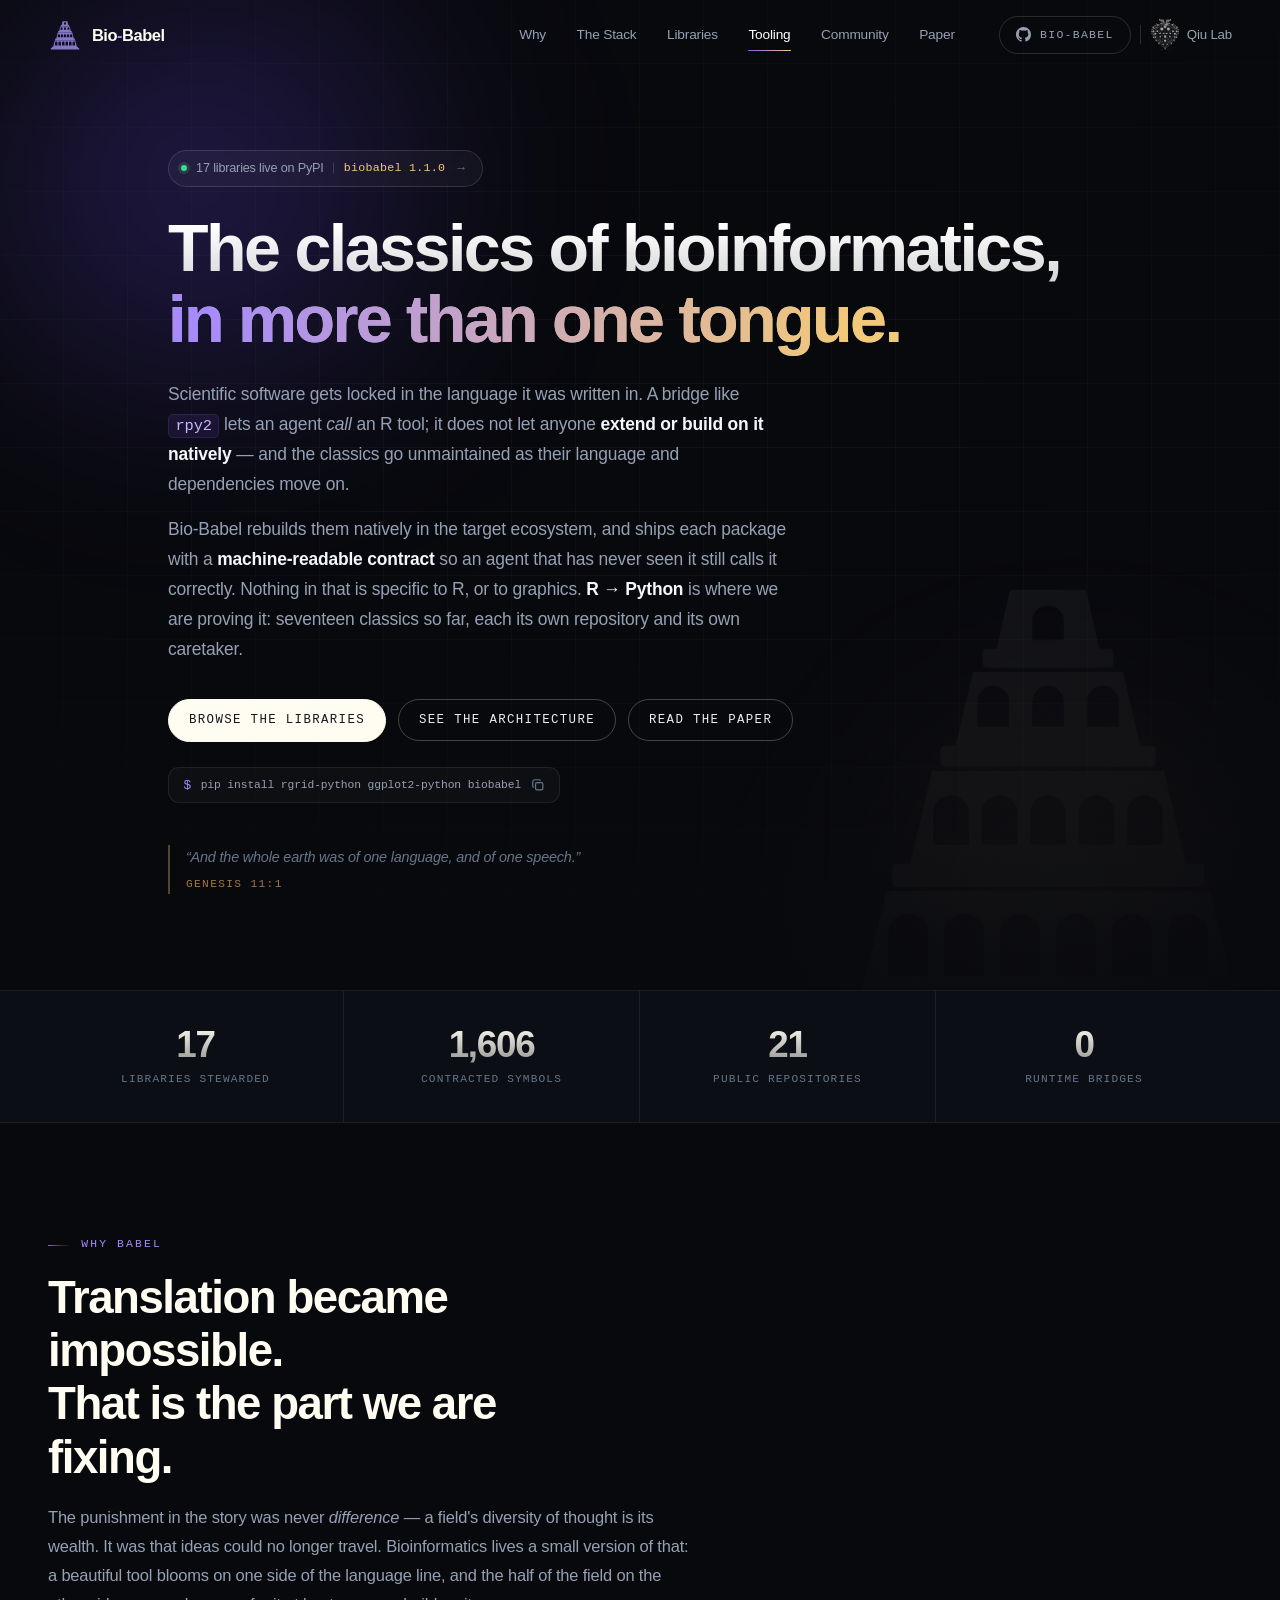
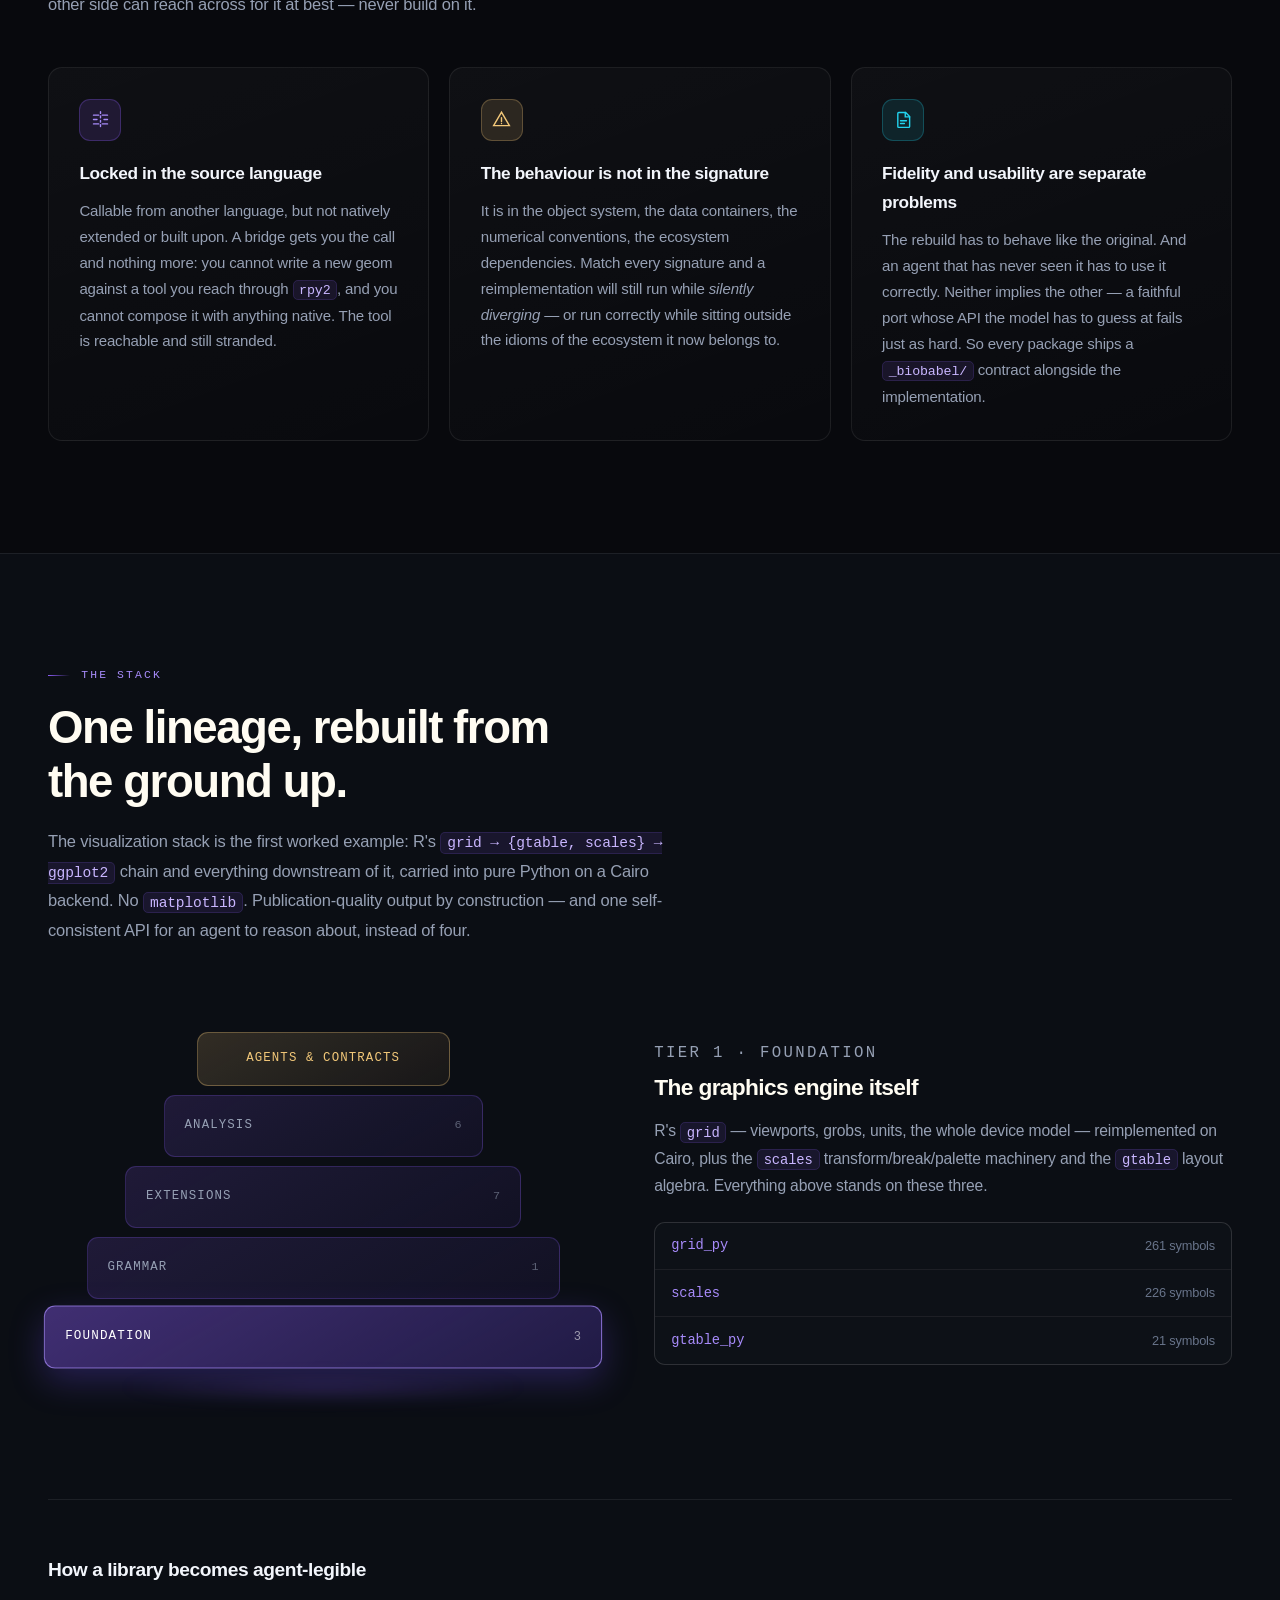
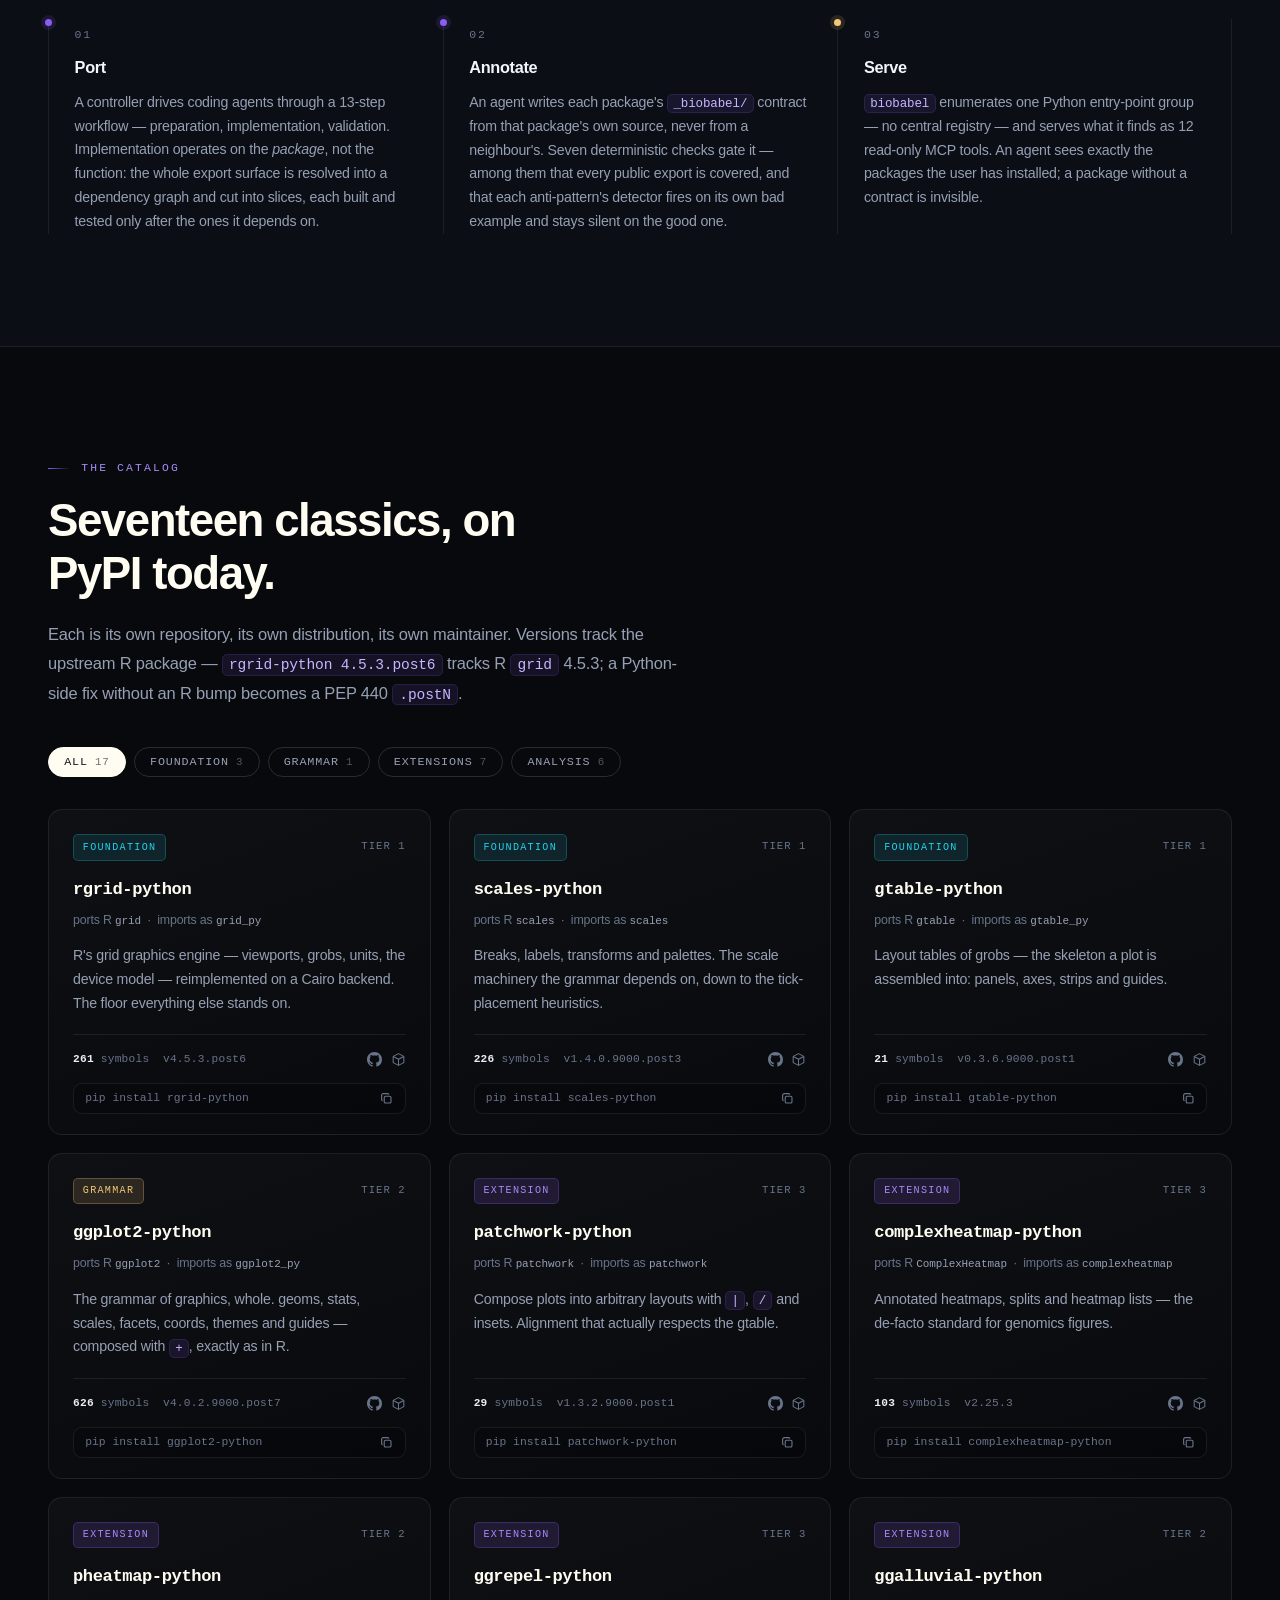
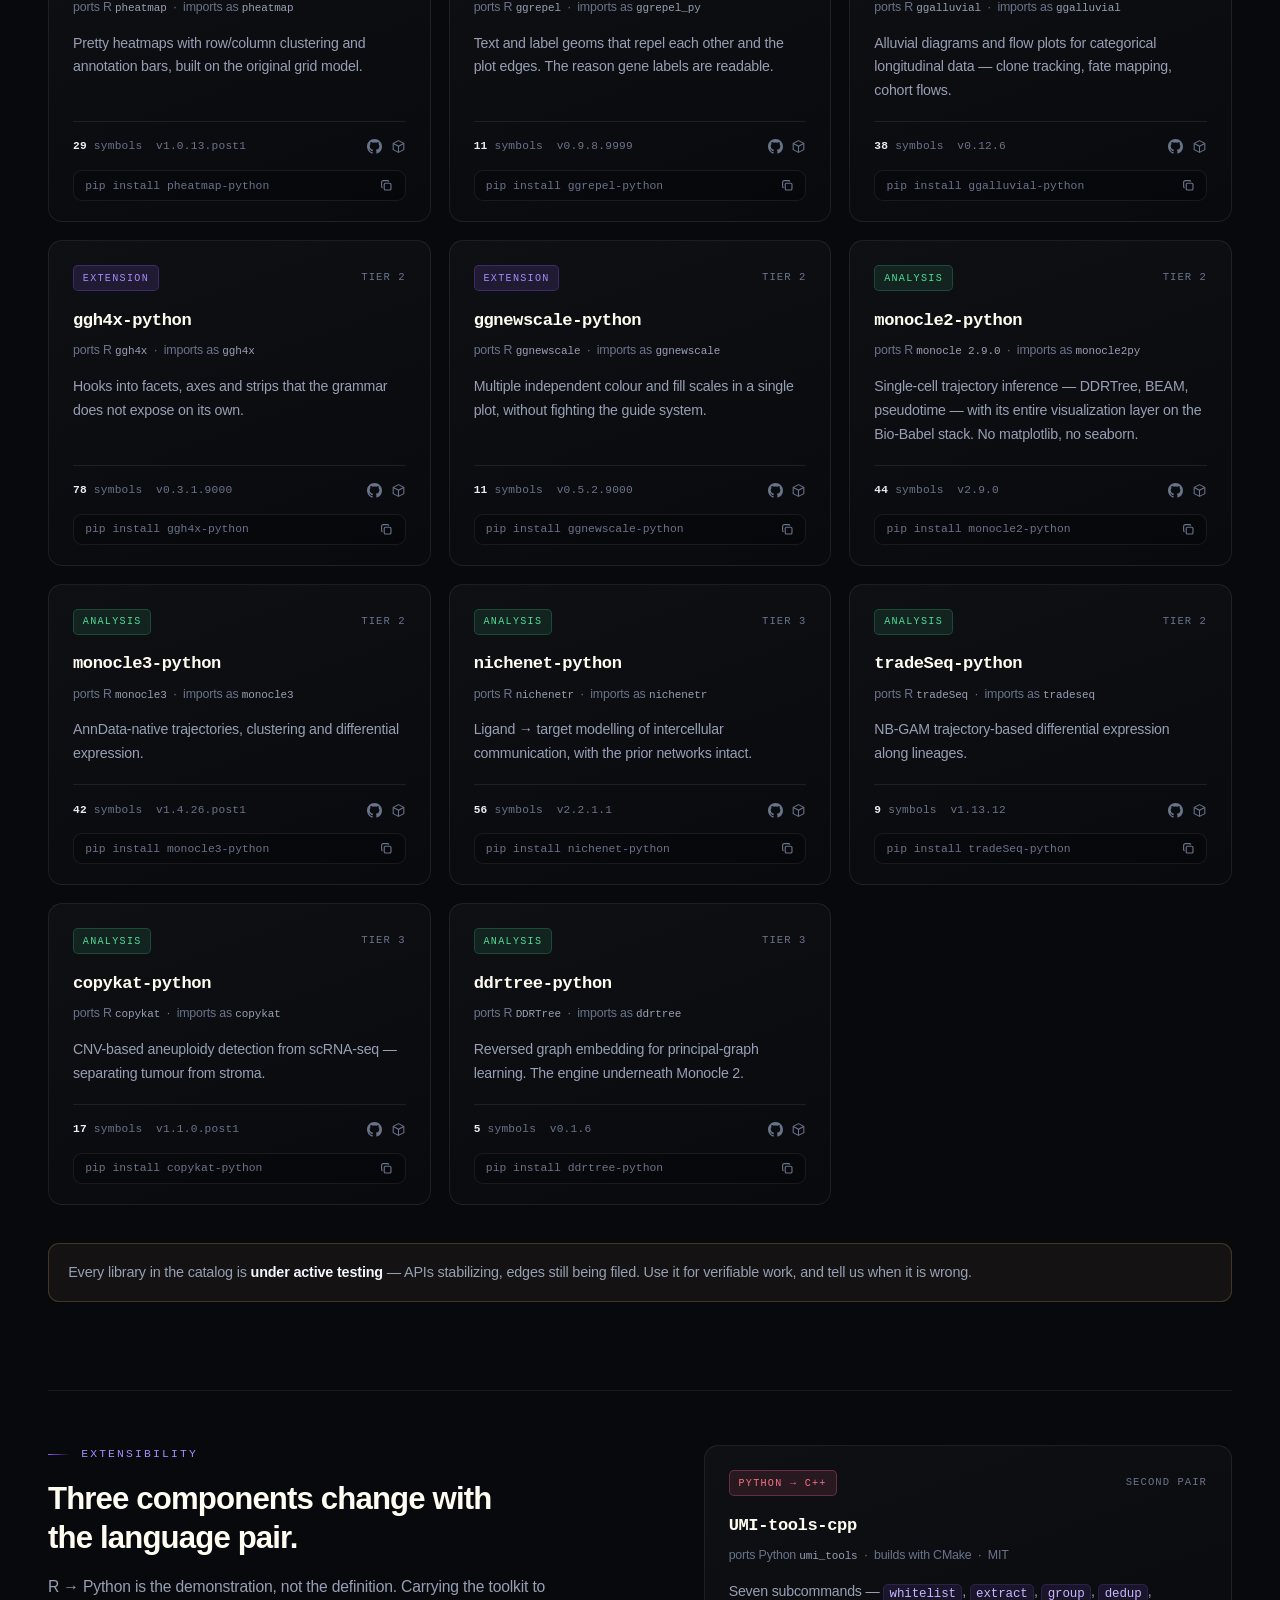
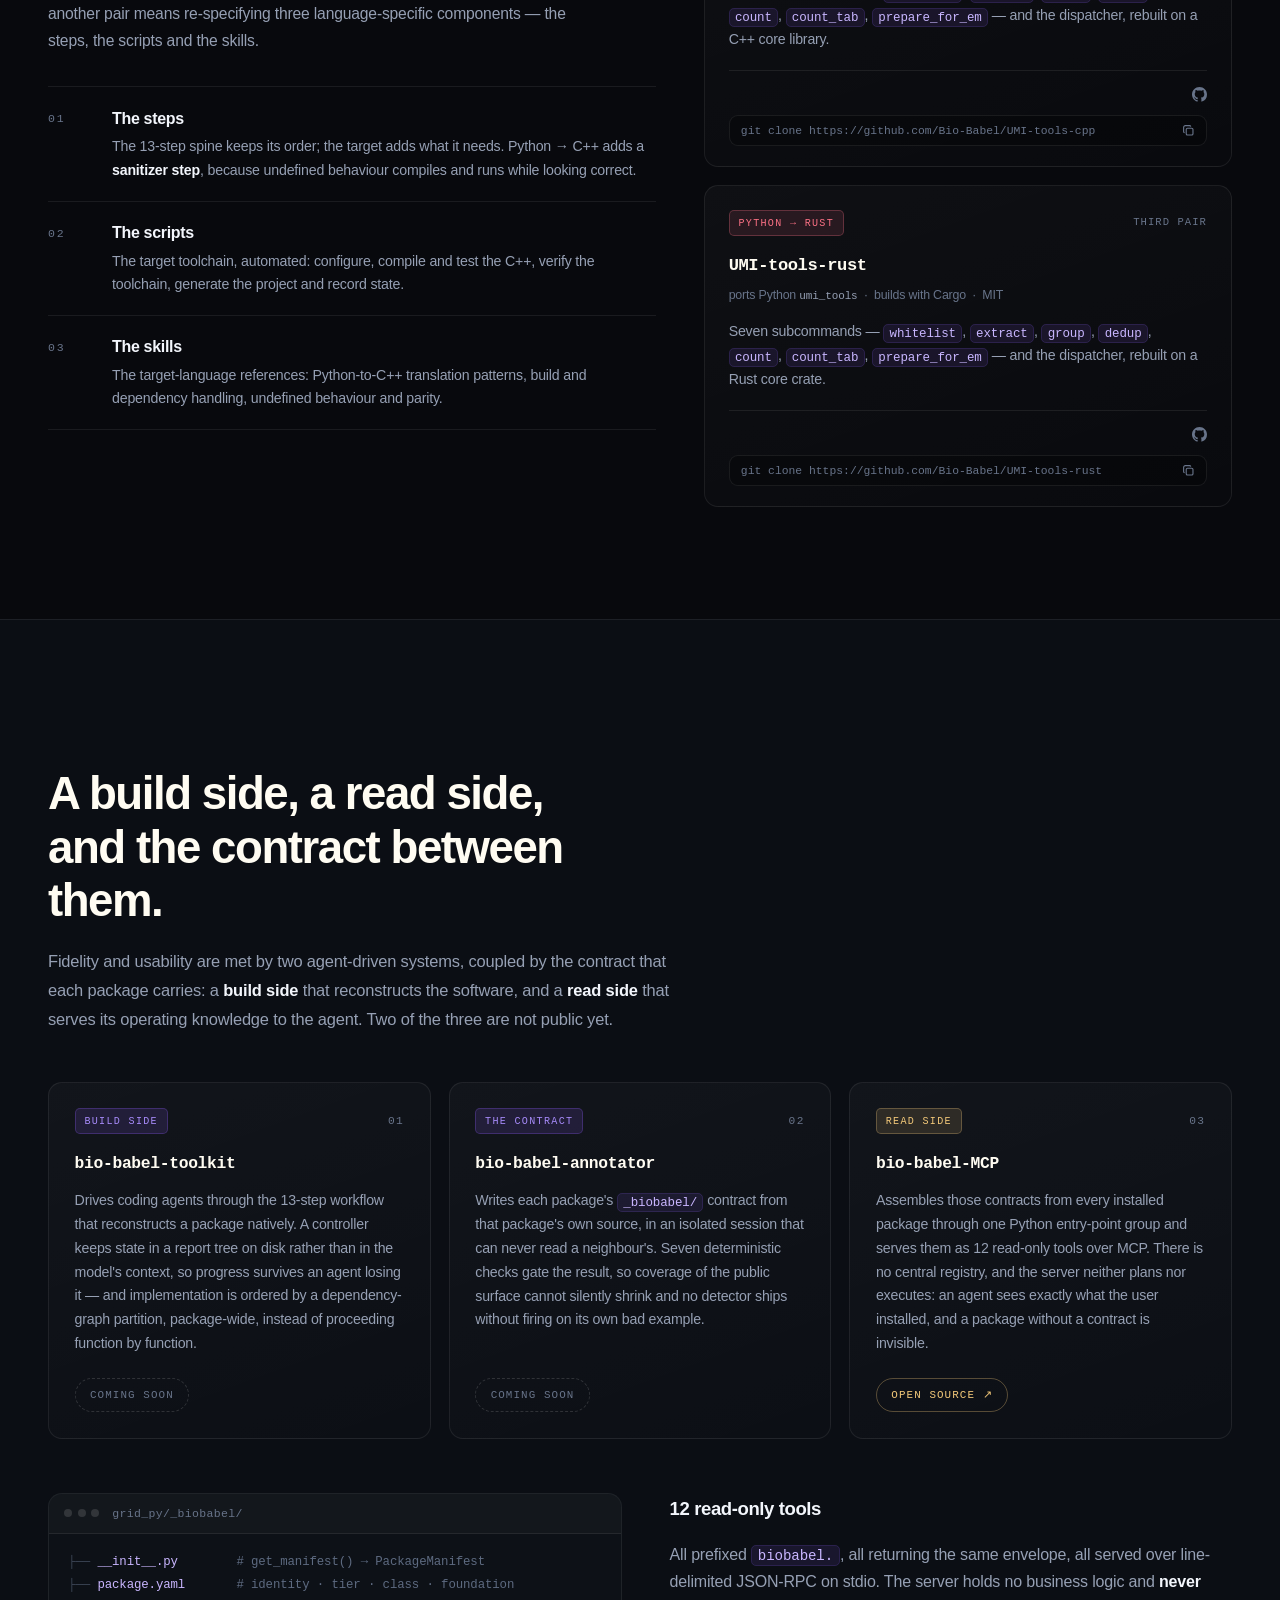
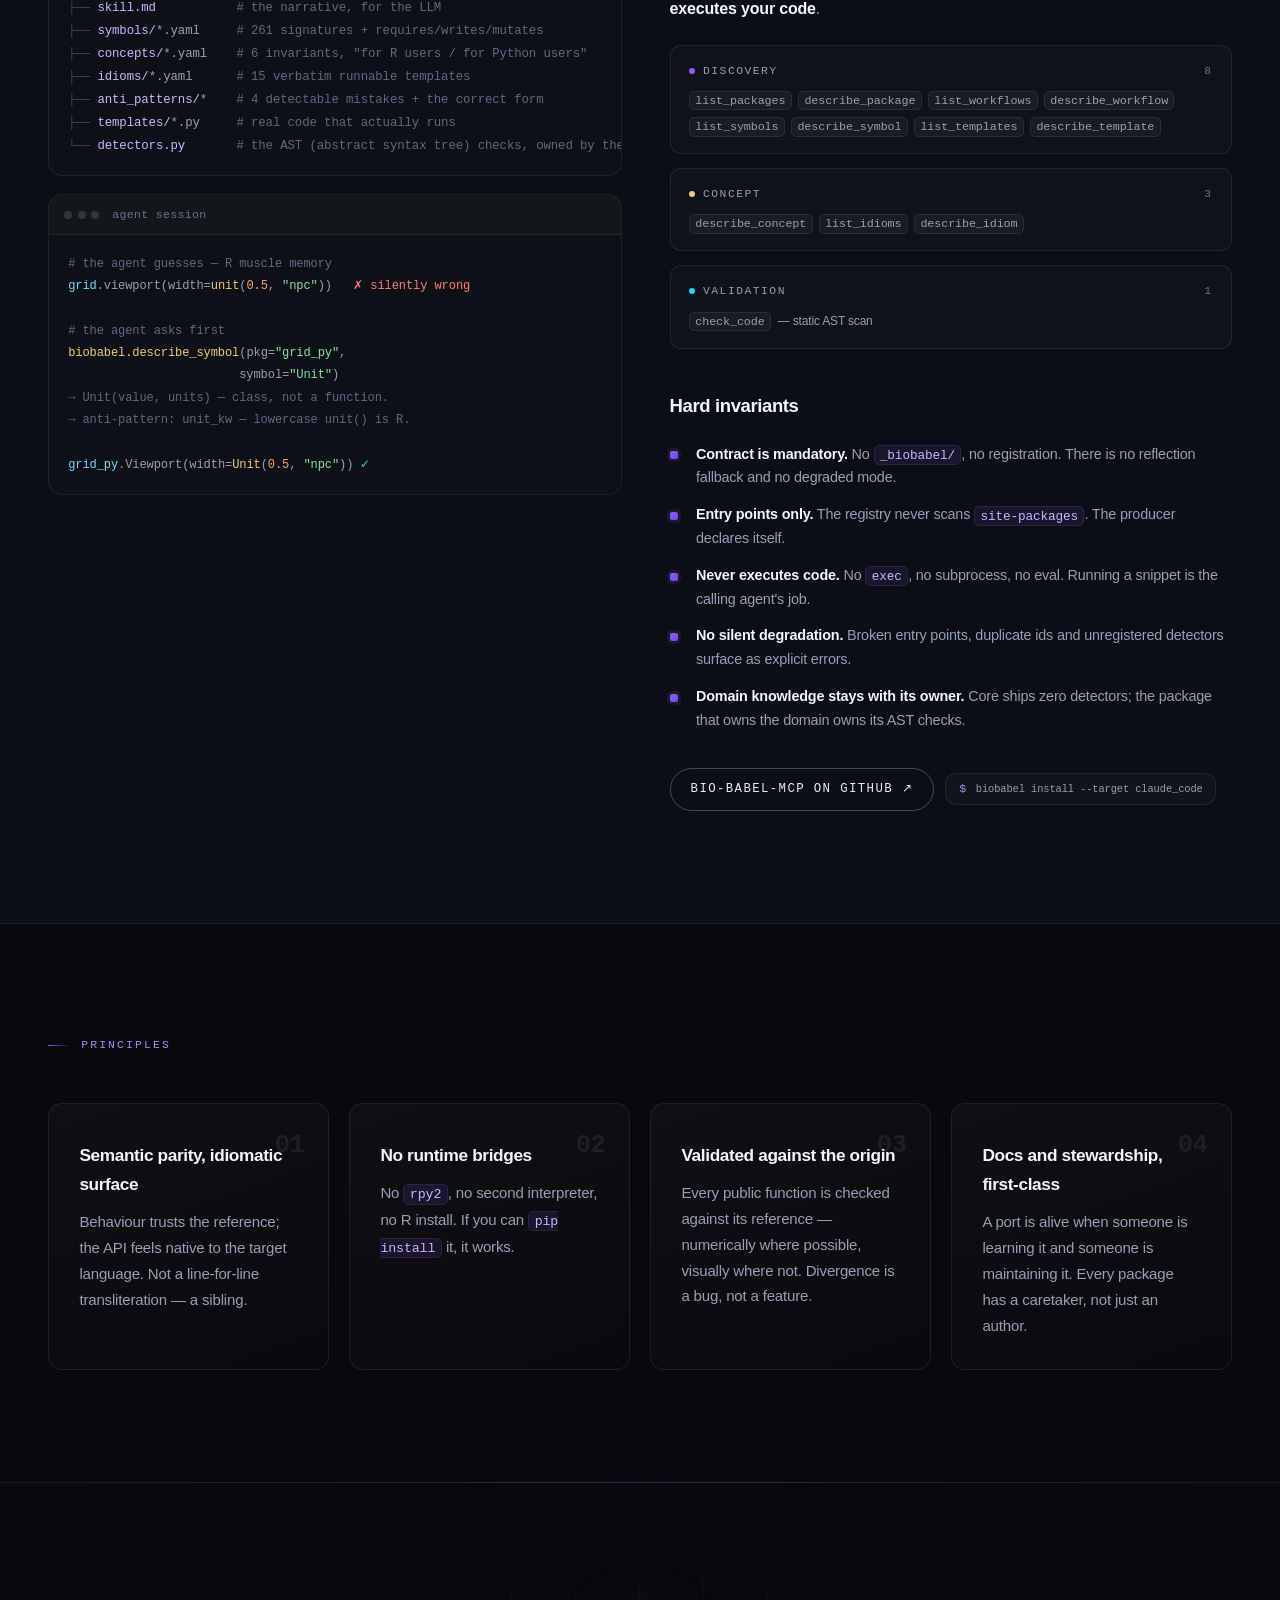
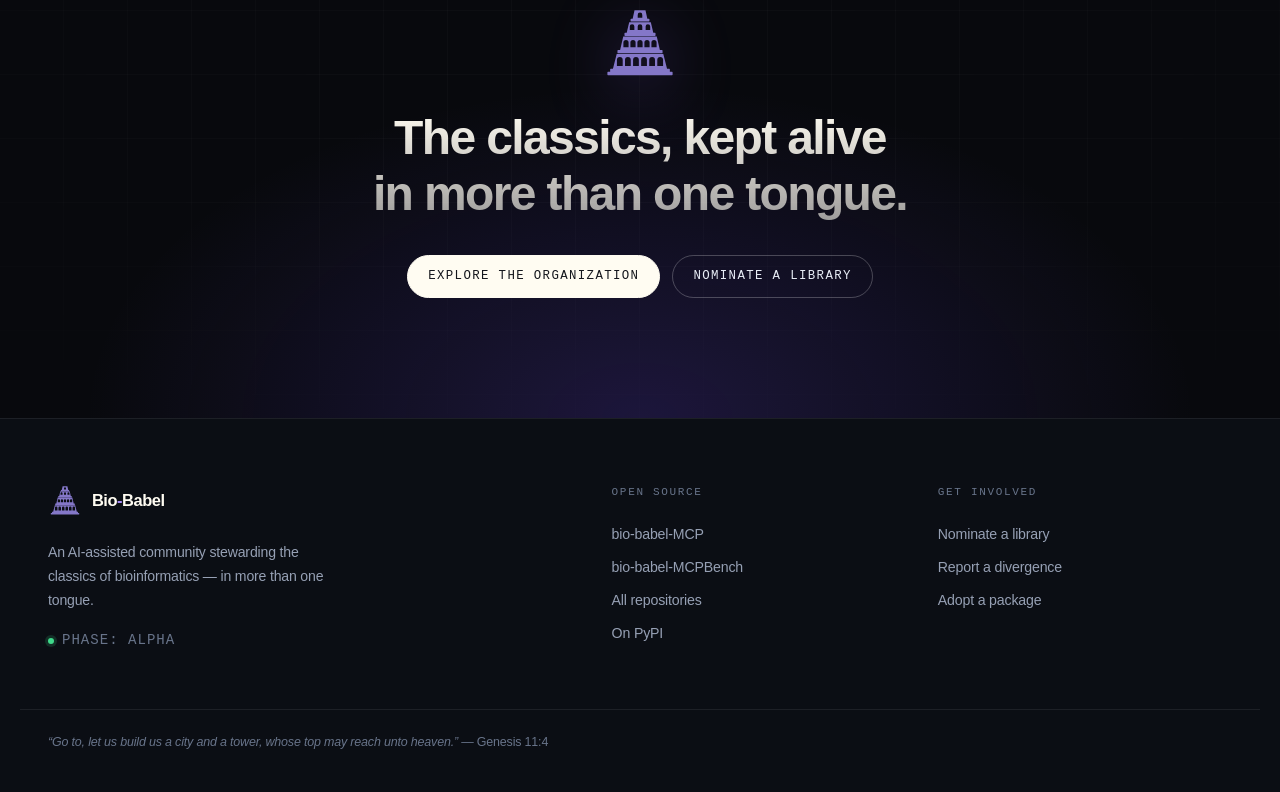
<file: index.html>
<!DOCTYPE html>
<html lang="en">
<head>
<meta charset="UTF-8">
<meta name="viewport" content="width=device-width, initial-scale=1">
<title>Bio-Babel — The classics of bioinformatics, in more than one tongue</title>
<meta name="description" content="Bio-Babel is an AI-assisted community working out how to carry a library across a language boundary with its semantics intact — a problem particular to no pair of languages. The pair we are proving it on is R to Python: 17 classics, rebuilt in pure Python.">
<meta name="theme-color" content="#08090D">
<link rel="icon" href="assets/img/favicon.svg" type="image/svg+xml">
<link rel="apple-touch-icon" href="assets/img/logo-tile.svg">
<link rel="stylesheet" href="assets/css/styles.css">

<meta property="og:type" content="website">
<meta property="og:title" content="Bio-Babel — the classics, in more than one tongue">
<meta property="og:description" content="An AI-assisted community working out how to carry a library across a language boundary with its semantics and stewardship intact. Proving it on R to Python: 17 classics, rebuilt in pure Python.">
<meta property="og:url" content="https://bio-babel.github.io/">
<meta property="og:image" content="https://bio-babel.github.io/assets/img/og-card.png">
<meta property="og:image:width" content="1200">
<meta property="og:image:height" content="630">
<meta property="og:image:alt" content="Bio-Babel — the classics of bioinformatics, in more than one tongue">
<meta name="twitter:card" content="summary_large_image">
<meta name="twitter:image" content="https://bio-babel.github.io/assets/img/og-card.png">
</head>
<body>

<!-- partial:icons · tools/partials/icons.html, stamped by tools/sync_partials.py — edit it there -->
<svg class="sprite" xmlns="http://www.w3.org/2000/svg" aria-hidden="true">
  <symbol id="i-github" viewBox="0 0 16 16"><path fill="currentColor" d="M8 0C3.58 0 0 3.58 0 8c0 3.54 2.29 6.53 5.47 7.59.4.07.55-.17.55-.38 0-.19-.01-.82-.01-1.49-2.01.37-2.53-.49-2.69-.94-.09-.23-.48-.94-.82-1.13-.28-.15-.68-.52-.01-.53.63-.01 1.08.58 1.23.82.72 1.21 1.87.87 2.33.66.07-.52.28-.87.51-1.07-1.78-.2-3.64-.89-3.64-3.95 0-.87.31-1.59.82-2.15-.08-.2-.36-1.02.08-2.12 0 0 .67-.21 2.2.82.64-.18 1.32-.27 2-.27s1.36.09 2 .27c1.53-1.04 2.2-.82 2.2-.82.44 1.1.16 1.92.08 2.12.51.56.82 1.27.82 2.15 0 3.07-1.87 3.75-3.65 3.95.29.25.54.73.54 1.48 0 1.07-.01 1.93-.01 2.2 0 .21.15.46.55.38A8.01 8.01 0 0 0 16 8c0-4.42-3.58-8-8-8Z"/></symbol>
  <symbol id="i-pypi" viewBox="0 0 24 24"><g fill="none" stroke="currentColor" stroke-width="1.7" stroke-linejoin="round"><path d="M12 2.6 20.5 7v10L12 21.4 3.5 17V7L12 2.6Z"/><path d="M3.7 7.1 12 11.6l8.3-4.5M12 11.6V21"/></g></symbol>
  <symbol id="i-copy" viewBox="0 0 16 16"><g fill="none" stroke="currentColor" stroke-width="1.4"><rect x="5.2" y="5.2" width="8.3" height="8.3" rx="1.6"/><path d="M10.8 3.2A1.7 1.7 0 0 0 9.1 2H4.2A2.2 2.2 0 0 0 2 4.2v4.9c0 .8.5 1.4 1.2 1.7"/></g></symbol>
</svg>
<!-- /partial:icons -->

<a class="skip-link" href="#main">Skip to content</a>

<!-- ══════════════════════════════════════════════════════════════ NAV ═══ -->
<!-- partial:nav · tools/partials/nav.html, stamped by tools/sync_partials.py — edit it there -->
<header class="nav" id="nav">
  <div class="nav__inner">
    <a class="brand" href="#top" aria-label="Bio-Babel home">
      <img class="brand__mark" src="assets/img/logo-mark.svg" alt="" width="34" height="34">
      <span class="brand__word">Bio<i>-</i>Babel</span>
    </a>

    <nav class="nav__links" id="navLinks" aria-label="Primary">
      <a href="#why">Why</a>
      <a href="#stack">The Stack</a>
      <a href="#libraries">Libraries</a>
      <a href="#tooling">Tooling</a>
      <a href="community/">Community</a>
      <a href="paper/">Paper</a>
    </nav>

    <div class="nav__actions">
      <a class="btn btn--ghost nav__gh" href="https://github.com/Bio-Babel" target="_blank" rel="noopener" title="github.com/Bio-Babel">
        <svg width="15" height="15" aria-hidden="true"><use href="#i-github"/></svg>
        Bio-Babel
      </a>
      <span class="nav__sep" aria-hidden="true"></span>
      <a class="nav__lab" href="https://www.devo-evo.com/" target="_blank" rel="noopener" aria-label="Qiu Lab" title="Qiu Lab @ Stanford">
        <img src="assets/img/logo-qiulab-light.webp" alt="" width="153" height="171" loading="lazy">
        <span>Qiu Lab</span>
      </a>
      <button class="nav__burger" id="navBurger" aria-label="Toggle navigation" aria-expanded="false">
        <span></span><span></span><span></span>
      </button>
    </div>
  </div>
</header>
<!-- /partial:nav -->

<main id="main">
<span id="top"></span>

<!-- ═════════════════════════════════════════════════════════════ HERO ═══ -->
<section class="hero">
  <div class="hero__bg" aria-hidden="true">
    <div class="hero__grid"></div>
    <div class="hero__glow hero__glow--a"></div>
    <div class="hero__glow hero__glow--b"></div>
    <img class="hero__ghost" src="assets/img/logo-mark-ghost.svg" alt="">
    <div class="hero__vignette"></div>
  </div>

  <div class="wrap hero__inner">
    <a class="pill" href="#libraries">
      <span class="pill__dot"></span>
      17 libraries live on PyPI
      <span class="pill__sep"></span>
      <span class="pill__mono">biobabel 1.1.0</span>
      <span class="pill__arrow">→</span>
    </a>

    <h1 class="hero__title">
      The classics of bioinformatics,<br>
      <em>in more than one tongue.</em>
    </h1>

    <p class="hero__sub">
      Scientific software gets locked in the language it was written in. A bridge like
      <code>rpy2</code> lets an agent <em>call</em> an R tool; it does not let anyone
      <strong>extend or build on it natively</strong> — and the classics go unmaintained as their
      language and dependencies move on.
    </p>

    <p class="hero__sub">
      Bio-Babel rebuilds them natively in the target ecosystem, and ships each package with a
      <strong>machine-readable contract</strong> so an agent that has never seen it still calls it
      correctly. Nothing in that is specific to R, or to graphics.
      <strong>R&nbsp;→&nbsp;Python</strong> is where we are proving it: seventeen classics so far,
      each its own repository and its own caretaker.
    </p>

    <div class="hero__cta">
      <a class="btn btn--solid" href="#libraries">Browse the libraries</a>
      <a class="btn btn--outline" href="#stack">See the architecture</a>
      <a class="btn btn--outline" href="paper/">Read the paper</a>
    </div>

    <button class="copychip" data-copy="pip install rgrid-python ggplot2-python biobabel">
      <span class="copychip__prompt">$</span>
      <code>pip install rgrid-python ggplot2-python biobabel</code>
      <span class="copychip__icon" aria-hidden="true">
        <svg width="14" height="14" aria-hidden="true"><use href="#i-copy"/></svg>
      </span>
      <span class="copychip__ok">copied</span>
    </button>

    <p class="hero__verse">
      &ldquo;And the whole earth was of one language, and of one speech.&rdquo;
      <span>Genesis 11:1</span>
    </p>
  </div>
</section>

<!-- ════════════════════════════════════════════════════════════ STATS ═══ -->
<section class="stats" aria-label="Project at a glance">
  <div class="wrap stats__grid">
    <div class="stat"><b data-count="17">17</b><span>libraries stewarded</span></div>
    <div class="stat"><b data-count="1606">1,606</b><span>contracted symbols</span></div>
    <div class="stat"><b data-count="21">21</b><span>public repositories</span></div>
    <div class="stat"><b data-count="0">0</b><span>runtime bridges</span></div>
  </div>
</section>

<!-- ══════════════════════════════════════════════════════════════ WHY ═══ -->
<section class="section" id="why">
  <div class="wrap">
    <p class="eyebrow">Why Babel</p>
    <h2 class="h2">Translation became impossible.<br>That is the part we are fixing.</h2>
    <p class="lede">
      The punishment in the story was never <em>difference</em> — a field's diversity of thought is
      its wealth. It was that ideas could no longer travel. Bioinformatics lives a small version of
      that: a beautiful tool blooms on one side of the language line, and the half of the field on
      the other side can reach across for it at best — never build on it.
    </p>

    <div class="cards cards--3">
      <article class="card">
        <div class="card__ico card__ico--violet">
          <svg viewBox="0 0 24 24" fill="none" stroke="currentColor" stroke-width="1.6" stroke-linecap="round"><path d="M4 7h6M4 12h4M4 17h6"/><path d="M20 7h-6M20 12h-4M20 17h-6"/><path d="M12 3v18" stroke-dasharray="2 3"/></svg>
        </div>
        <h3>Locked in the source language</h3>
        <p>
          Callable from another language, but not natively extended or built upon. A bridge gets you
          the call and nothing more: you cannot write a new geom against a tool you reach through
          <code>rpy2</code>, and you cannot compose it with anything native. The tool is reachable
          and still stranded.
        </p>
      </article>

      <article class="card">
        <div class="card__ico card__ico--gold">
          <svg viewBox="0 0 24 24" fill="none" stroke="currentColor" stroke-width="1.6" stroke-linecap="round"><path d="M12 3.5 21 19H3L12 3.5Z"/><path d="M12 10v4.2M12 16.6h.01"/></svg>
        </div>
        <h3>The behaviour is not in the signature</h3>
        <p>
          It is in the object system, the data containers, the numerical conventions, the ecosystem
          dependencies. Match every signature and a reimplementation will still run while
          <em>silently diverging</em> — or run correctly while sitting outside the idioms of the
          ecosystem it now belongs to.
        </p>
      </article>

      <article class="card">
        <div class="card__ico card__ico--cyan">
          <svg viewBox="0 0 24 24" fill="none" stroke="currentColor" stroke-width="1.6" stroke-linecap="round"><path d="M6.5 4h8L19 8.5V20a1 1 0 0 1-1 1H6.5a1 1 0 0 1-1-1V5a1 1 0 0 1 1-1Z"/><path d="M14 4v5h5"/><path d="M8.6 13.4h6.8M8.6 16.6h4.4"/></svg>
        </div>
        <h3>Fidelity and usability are separate problems</h3>
        <p>
          The rebuild has to behave like the original. And an agent that has never seen it has to
          use it correctly. Neither implies the other — a faithful port whose API the model has to
          guess at fails just as hard. So every package ships a <code>_biobabel/</code> contract
          alongside the implementation.
        </p>
      </article>
    </div>
  </div>
</section>

<!-- ════════════════════════════════════════════════════════════ STACK ═══ -->
<section class="section section--alt" id="stack">
  <div class="wrap">
    <p class="eyebrow">The Stack</p>
    <h2 class="h2">One lineage, rebuilt from the ground up.</h2>
    <p class="lede">
      The visualization stack is the first worked example: R's <code>grid → {gtable, scales} → ggplot2</code>
      chain and everything downstream of it, carried into pure Python on a Cairo backend.
      No <code>matplotlib</code>. Publication-quality output by construction — and one
      self-consistent API for an agent to reason about, instead of four.
    </p>

    <div class="zig">
      <div class="zig__tower" id="zigTower">
        <button class="zig__tier zig__tier--spire" data-tier="agents">
          <span class="zig__label">Agents &amp; contracts</span>
        </button>
        <button class="zig__tier" data-tier="analysis" style="--w:58%">
          <span class="zig__label">Analysis</span><span class="zig__n">6</span>
        </button>
        <button class="zig__tier" data-tier="ext" style="--w:72%">
          <span class="zig__label">Extensions</span><span class="zig__n">7</span>
        </button>
        <button class="zig__tier" data-tier="grammar" style="--w:86%">
          <span class="zig__label">Grammar</span><span class="zig__n">1</span>
        </button>
        <button class="zig__tier" data-tier="foundation" style="--w:100%">
          <span class="zig__label">Foundation</span><span class="zig__n">3</span>
        </button>
      </div>

      <div class="zig__panel" id="zigPanel">
        <div class="zig__detail" data-tier="foundation">
          <p class="zig__kicker">Tier 1 · Foundation</p>
          <h3>The graphics engine itself</h3>
          <p>R's <code>grid</code> — viewports, grobs, units, the whole device model — reimplemented
          on Cairo, plus the <code>scales</code> transform/break/palette machinery and the
          <code>gtable</code> layout algebra. Everything above stands on these three.</p>
          <ul class="zig__pkgs">
            <li><code>grid_py</code><span>261 symbols</span></li>
            <li><code>scales</code><span>226 symbols</span></li>
            <li><code>gtable_py</code><span>21 symbols</span></li>
          </ul>
        </div>

        <div class="zig__detail" data-tier="grammar">
          <p class="zig__kicker">Tier 2 · Grammar</p>
          <h3>The grammar of graphics, whole</h3>
          <p>geoms, stats, scales, facets, coords, themes and guides — composed with <code>+</code>,
          exactly as in R. The largest single contract in the project, and the one an agent is most
          likely to hallucinate against.</p>
          <ul class="zig__pkgs">
            <li><code>ggplot2_py</code><span>626 symbols · 18 concepts · 30 idioms</span></li>
          </ul>
        </div>

        <div class="zig__detail" data-tier="ext">
          <p class="zig__kicker">Tier 2–3 · Extensions</p>
          <h3>The ecosystem that grew on top</h3>
          <p>The extension packages that make R plots publication-ready: repelled labels, alluvial
          flows, independent scales, facet surgery, plot composition and the two heatmap standards
          of genomics.</p>
          <ul class="zig__pkgs">
            <li><code>patchwork</code><span>compose with <code>|</code> and <code>/</code></span></li>
            <li><code>complexheatmap</code><span>annotated heatmap lists</span></li>
            <li><code>ggrepel_py</code><span>non-overlapping labels</span></li>
            <li><code>ggalluvial</code><span>flow diagrams</span></li>
            <li><code>ggh4x</code><span>facet &amp; axis hooks</span></li>
            <li><code>ggnewscale</code><span>multiple colour scales</span></li>
            <li><code>pheatmap</code><span>clustered heatmaps</span></li>
          </ul>
        </div>

        <div class="zig__detail" data-tier="analysis">
          <p class="zig__kicker">Tier 2–3 · Analysis</p>
          <h3>The methods people actually cite</h3>
          <p>Single-cell trajectories, intercellular communication, CNV calling. These build their
          <em>entire</em> visualization layer on the tiers below — so a Monocle 2 trajectory plot
          renders like the R tutorial.</p>
          <ul class="zig__pkgs">
            <li><code>monocle2py</code><span>DDRTree · BEAM · pseudotime</span></li>
            <li><code>monocle3</code><span>AnnData-native trajectories</span></li>
            <li><code>nichenetr</code><span>ligand → target modelling</span></li>
            <li><code>tradeseq</code><span>NB-GAM lineage DE</span></li>
            <li><code>copykat</code><span>CNV aneuploidy detection</span></li>
            <li><code>ddrtree</code><span>reversed graph embedding</span></li>
          </ul>
        </div>

        <div class="zig__detail" data-tier="agents">
          <p class="zig__kicker">The spire</p>
          <h3>What reaches the agent</h3>
          <p>Every tier below publishes a <code>_biobabel/</code> contract through a Python entry
          point. <code>biobabel</code> discovers them and serves 12 read-only tools over MCP to
          PantheonOS, Claude Code, Codex and Continue. It runs no business logic and never executes
          code.</p>
          <ul class="zig__pkgs">
            <li><code>biobabel</code><span>contract registry + MCP server</span></li>
          </ul>
        </div>
      </div>
    </div>

    <!-- pipeline -->
    <div class="flow">
      <h3 class="flow__title">How a library becomes agent-legible</h3>
      <ol class="flow__steps">
        <li class="flow__step">
          <span class="flow__n">01</span>
          <h4>Port</h4>
          <p>A controller drives coding agents through a 13-step workflow — preparation,
          implementation, validation. Implementation operates on the <em>package</em>, not the
          function: the whole export surface is resolved into a dependency graph and cut into
          slices, each built and tested only after the ones it depends on.</p>
        </li>
        <li class="flow__step">
          <span class="flow__n">02</span>
          <h4>Annotate</h4>
          <p>An agent writes each package's <code>_biobabel/</code> contract from that package's
          own source, never from a neighbour's. Seven deterministic checks gate it — among them that
          every public export is covered, and that each anti-pattern's detector fires on its own bad
          example and stays silent on the good one.</p>
        </li>
        <li class="flow__step">
          <span class="flow__n">03</span>
          <h4>Serve</h4>
          <p><code>biobabel</code> enumerates one Python entry-point group — no central registry —
          and serves what it finds as 12 read-only MCP tools. An agent sees exactly the packages the
          user has installed; a package without a contract is invisible.</p>
        </li>
      </ol>
    </div>
  </div>
</section>

<!-- ════════════════════════════════════════════════════════ LIBRARIES ═══ -->
<section class="section" id="libraries">
  <div class="wrap">
    <p class="eyebrow">The catalog</p>
    <h2 class="h2">Seventeen classics, on PyPI today.</h2>
    <p class="lede">
      Each is its own repository, its own distribution, its own maintainer. Versions track the
      upstream R package — <code>rgrid-python 4.5.3.post6</code> tracks R <code>grid</code> 4.5.3;
      a Python-side fix without an R bump becomes a PEP 440 <code>.postN</code>.
    </p>

    <div class="filters" role="tablist" aria-label="Filter libraries">
      <button class="filters__btn is-active" data-filter="all" role="tab" aria-selected="true">All <span>17</span></button>
      <button class="filters__btn" data-filter="foundation" role="tab" aria-selected="false">Foundation <span>3</span></button>
      <button class="filters__btn" data-filter="grammar" role="tab" aria-selected="false">Grammar <span>1</span></button>
      <button class="filters__btn" data-filter="ext" role="tab" aria-selected="false">Extensions <span>7</span></button>
      <button class="filters__btn" data-filter="analysis" role="tab" aria-selected="false">Analysis <span>6</span></button>
    </div>

    <div class="libs" id="libGrid">
      <article class="lib" data-group="foundation">
        <header class="lib__top">
          <span class="lib__badge lib__badge--foundation">Foundation</span>
          <span class="lib__tier">tier 1</span>
        </header>
        <h3 class="lib__name">rgrid-python</h3>
        <p class="lib__from">ports R <code>grid</code> &nbsp;·&nbsp; imports as <code>grid_py</code></p>
        <p class="lib__blurb">R's grid graphics engine — viewports, grobs, units, the device model — reimplemented on a Cairo backend. The floor everything else stands on.</p>
        <footer class="lib__bot">
          <span class="lib__meta"><b>261</b> symbols</span>
          <span class="lib__meta lib__meta--v">v4.5.3.post6</span>
          <span class="lib__links">
            <a href="https://github.com/Bio-Babel/rgrid-python" target="_blank" rel="noopener" aria-label="rgrid-python on GitHub" title="GitHub">
              <svg width="15" height="15" aria-hidden="true"><use href="#i-github"/></svg>
            </a>
            <a href="https://pypi.org/project/rgrid-python/" target="_blank" rel="noopener" aria-label="rgrid-python on PyPI" title="PyPI">
              <svg width="15" height="15" aria-hidden="true"><use href="#i-pypi"/></svg>
            </a>
          </span>
        </footer>
        <button class="lib__copy" data-copy="pip install rgrid-python" title="pip install rgrid-python">
          <span>pip install rgrid-python</span>
          <svg width="13" height="13" aria-hidden="true"><use href="#i-copy"/></svg>
        </button>
      </article>
      <article class="lib" data-group="foundation">
        <header class="lib__top">
          <span class="lib__badge lib__badge--foundation">Foundation</span>
          <span class="lib__tier">tier 1</span>
        </header>
        <h3 class="lib__name">scales-python</h3>
        <p class="lib__from">ports R <code>scales</code> &nbsp;·&nbsp; imports as <code>scales</code></p>
        <p class="lib__blurb">Breaks, labels, transforms and palettes. The scale machinery the grammar depends on, down to the tick-placement heuristics.</p>
        <footer class="lib__bot">
          <span class="lib__meta"><b>226</b> symbols</span>
          <span class="lib__meta lib__meta--v">v1.4.0.9000.post3</span>
          <span class="lib__links">
            <a href="https://github.com/Bio-Babel/scales-python" target="_blank" rel="noopener" aria-label="scales-python on GitHub" title="GitHub">
              <svg width="15" height="15" aria-hidden="true"><use href="#i-github"/></svg>
            </a>
            <a href="https://pypi.org/project/scales-python/" target="_blank" rel="noopener" aria-label="scales-python on PyPI" title="PyPI">
              <svg width="15" height="15" aria-hidden="true"><use href="#i-pypi"/></svg>
            </a>
          </span>
        </footer>
        <button class="lib__copy" data-copy="pip install scales-python" title="pip install scales-python">
          <span>pip install scales-python</span>
          <svg width="13" height="13" aria-hidden="true"><use href="#i-copy"/></svg>
        </button>
      </article>
      <article class="lib" data-group="foundation">
        <header class="lib__top">
          <span class="lib__badge lib__badge--foundation">Foundation</span>
          <span class="lib__tier">tier 1</span>
        </header>
        <h3 class="lib__name">gtable-python</h3>
        <p class="lib__from">ports R <code>gtable</code> &nbsp;·&nbsp; imports as <code>gtable_py</code></p>
        <p class="lib__blurb">Layout tables of grobs — the skeleton a plot is assembled into: panels, axes, strips and guides.</p>
        <footer class="lib__bot">
          <span class="lib__meta"><b>21</b> symbols</span>
          <span class="lib__meta lib__meta--v">v0.3.6.9000.post1</span>
          <span class="lib__links">
            <a href="https://github.com/Bio-Babel/gtable-python" target="_blank" rel="noopener" aria-label="gtable-python on GitHub" title="GitHub">
              <svg width="15" height="15" aria-hidden="true"><use href="#i-github"/></svg>
            </a>
            <a href="https://pypi.org/project/gtable-python/" target="_blank" rel="noopener" aria-label="gtable-python on PyPI" title="PyPI">
              <svg width="15" height="15" aria-hidden="true"><use href="#i-pypi"/></svg>
            </a>
          </span>
        </footer>
        <button class="lib__copy" data-copy="pip install gtable-python" title="pip install gtable-python">
          <span>pip install gtable-python</span>
          <svg width="13" height="13" aria-hidden="true"><use href="#i-copy"/></svg>
        </button>
      </article>
      <article class="lib" data-group="grammar">
        <header class="lib__top">
          <span class="lib__badge lib__badge--grammar">Grammar</span>
          <span class="lib__tier">tier 2</span>
        </header>
        <h3 class="lib__name">ggplot2-python</h3>
        <p class="lib__from">ports R <code>ggplot2</code> &nbsp;·&nbsp; imports as <code>ggplot2_py</code></p>
        <p class="lib__blurb">The grammar of graphics, whole. geoms, stats, scales, facets, coords, themes and guides — composed with <code>+</code>, exactly as in R.</p>
        <footer class="lib__bot">
          <span class="lib__meta"><b>626</b> symbols</span>
          <span class="lib__meta lib__meta--v">v4.0.2.9000.post7</span>
          <span class="lib__links">
            <a href="https://github.com/Bio-Babel/ggplot2-python" target="_blank" rel="noopener" aria-label="ggplot2-python on GitHub" title="GitHub">
              <svg width="15" height="15" aria-hidden="true"><use href="#i-github"/></svg>
            </a>
            <a href="https://pypi.org/project/ggplot2-python/" target="_blank" rel="noopener" aria-label="ggplot2-python on PyPI" title="PyPI">
              <svg width="15" height="15" aria-hidden="true"><use href="#i-pypi"/></svg>
            </a>
          </span>
        </footer>
        <button class="lib__copy" data-copy="pip install ggplot2-python" title="pip install ggplot2-python">
          <span>pip install ggplot2-python</span>
          <svg width="13" height="13" aria-hidden="true"><use href="#i-copy"/></svg>
        </button>
      </article>
      <article class="lib" data-group="ext">
        <header class="lib__top">
          <span class="lib__badge lib__badge--ext">Extension</span>
          <span class="lib__tier">tier 3</span>
        </header>
        <h3 class="lib__name">patchwork-python</h3>
        <p class="lib__from">ports R <code>patchwork</code> &nbsp;·&nbsp; imports as <code>patchwork</code></p>
        <p class="lib__blurb">Compose plots into arbitrary layouts with <code>|</code>, <code>/</code> and insets. Alignment that actually respects the gtable.</p>
        <footer class="lib__bot">
          <span class="lib__meta"><b>29</b> symbols</span>
          <span class="lib__meta lib__meta--v">v1.3.2.9000.post1</span>
          <span class="lib__links">
            <a href="https://github.com/Bio-Babel/patchwork-python" target="_blank" rel="noopener" aria-label="patchwork-python on GitHub" title="GitHub">
              <svg width="15" height="15" aria-hidden="true"><use href="#i-github"/></svg>
            </a>
            <a href="https://pypi.org/project/patchwork-python/" target="_blank" rel="noopener" aria-label="patchwork-python on PyPI" title="PyPI">
              <svg width="15" height="15" aria-hidden="true"><use href="#i-pypi"/></svg>
            </a>
          </span>
        </footer>
        <button class="lib__copy" data-copy="pip install patchwork-python" title="pip install patchwork-python">
          <span>pip install patchwork-python</span>
          <svg width="13" height="13" aria-hidden="true"><use href="#i-copy"/></svg>
        </button>
      </article>
      <article class="lib" data-group="ext">
        <header class="lib__top">
          <span class="lib__badge lib__badge--ext">Extension</span>
          <span class="lib__tier">tier 3</span>
        </header>
        <h3 class="lib__name">complexheatmap-python</h3>
        <p class="lib__from">ports R <code>ComplexHeatmap</code> &nbsp;·&nbsp; imports as <code>complexheatmap</code></p>
        <p class="lib__blurb">Annotated heatmaps, splits and heatmap lists — the de-facto standard for genomics figures.</p>
        <footer class="lib__bot">
          <span class="lib__meta"><b>103</b> symbols</span>
          <span class="lib__meta lib__meta--v">v2.25.3</span>
          <span class="lib__links">
            <a href="https://github.com/Bio-Babel/ComplexHeatmap-python" target="_blank" rel="noopener" aria-label="complexheatmap-python on GitHub" title="GitHub">
              <svg width="15" height="15" aria-hidden="true"><use href="#i-github"/></svg>
            </a>
            <a href="https://pypi.org/project/complexheatmap-python/" target="_blank" rel="noopener" aria-label="complexheatmap-python on PyPI" title="PyPI">
              <svg width="15" height="15" aria-hidden="true"><use href="#i-pypi"/></svg>
            </a>
          </span>
        </footer>
        <button class="lib__copy" data-copy="pip install complexheatmap-python" title="pip install complexheatmap-python">
          <span>pip install complexheatmap-python</span>
          <svg width="13" height="13" aria-hidden="true"><use href="#i-copy"/></svg>
        </button>
      </article>
      <article class="lib" data-group="ext">
        <header class="lib__top">
          <span class="lib__badge lib__badge--ext">Extension</span>
          <span class="lib__tier">tier 2</span>
        </header>
        <h3 class="lib__name">pheatmap-python</h3>
        <p class="lib__from">ports R <code>pheatmap</code> &nbsp;·&nbsp; imports as <code>pheatmap</code></p>
        <p class="lib__blurb">Pretty heatmaps with row/column clustering and annotation bars, built on the original grid model.</p>
        <footer class="lib__bot">
          <span class="lib__meta"><b>29</b> symbols</span>
          <span class="lib__meta lib__meta--v">v1.0.13.post1</span>
          <span class="lib__links">
            <a href="https://github.com/Bio-Babel/pheatmap-python" target="_blank" rel="noopener" aria-label="pheatmap-python on GitHub" title="GitHub">
              <svg width="15" height="15" aria-hidden="true"><use href="#i-github"/></svg>
            </a>
            <a href="https://pypi.org/project/pheatmap-python/" target="_blank" rel="noopener" aria-label="pheatmap-python on PyPI" title="PyPI">
              <svg width="15" height="15" aria-hidden="true"><use href="#i-pypi"/></svg>
            </a>
          </span>
        </footer>
        <button class="lib__copy" data-copy="pip install pheatmap-python" title="pip install pheatmap-python">
          <span>pip install pheatmap-python</span>
          <svg width="13" height="13" aria-hidden="true"><use href="#i-copy"/></svg>
        </button>
      </article>
      <article class="lib" data-group="ext">
        <header class="lib__top">
          <span class="lib__badge lib__badge--ext">Extension</span>
          <span class="lib__tier">tier 3</span>
        </header>
        <h3 class="lib__name">ggrepel-python</h3>
        <p class="lib__from">ports R <code>ggrepel</code> &nbsp;·&nbsp; imports as <code>ggrepel_py</code></p>
        <p class="lib__blurb">Text and label geoms that repel each other and the plot edges. The reason gene labels are readable.</p>
        <footer class="lib__bot">
          <span class="lib__meta"><b>11</b> symbols</span>
          <span class="lib__meta lib__meta--v">v0.9.8.9999</span>
          <span class="lib__links">
            <a href="https://github.com/Bio-Babel/ggrepel-python" target="_blank" rel="noopener" aria-label="ggrepel-python on GitHub" title="GitHub">
              <svg width="15" height="15" aria-hidden="true"><use href="#i-github"/></svg>
            </a>
            <a href="https://pypi.org/project/ggrepel-python/" target="_blank" rel="noopener" aria-label="ggrepel-python on PyPI" title="PyPI">
              <svg width="15" height="15" aria-hidden="true"><use href="#i-pypi"/></svg>
            </a>
          </span>
        </footer>
        <button class="lib__copy" data-copy="pip install ggrepel-python" title="pip install ggrepel-python">
          <span>pip install ggrepel-python</span>
          <svg width="13" height="13" aria-hidden="true"><use href="#i-copy"/></svg>
        </button>
      </article>
      <article class="lib" data-group="ext">
        <header class="lib__top">
          <span class="lib__badge lib__badge--ext">Extension</span>
          <span class="lib__tier">tier 2</span>
        </header>
        <h3 class="lib__name">ggalluvial-python</h3>
        <p class="lib__from">ports R <code>ggalluvial</code> &nbsp;·&nbsp; imports as <code>ggalluvial</code></p>
        <p class="lib__blurb">Alluvial diagrams and flow plots for categorical longitudinal data — clone tracking, fate mapping, cohort flows.</p>
        <footer class="lib__bot">
          <span class="lib__meta"><b>38</b> symbols</span>
          <span class="lib__meta lib__meta--v">v0.12.6</span>
          <span class="lib__links">
            <a href="https://github.com/Bio-Babel/ggalluvial-python" target="_blank" rel="noopener" aria-label="ggalluvial-python on GitHub" title="GitHub">
              <svg width="15" height="15" aria-hidden="true"><use href="#i-github"/></svg>
            </a>
            <a href="https://pypi.org/project/ggalluvial-python/" target="_blank" rel="noopener" aria-label="ggalluvial-python on PyPI" title="PyPI">
              <svg width="15" height="15" aria-hidden="true"><use href="#i-pypi"/></svg>
            </a>
          </span>
        </footer>
        <button class="lib__copy" data-copy="pip install ggalluvial-python" title="pip install ggalluvial-python">
          <span>pip install ggalluvial-python</span>
          <svg width="13" height="13" aria-hidden="true"><use href="#i-copy"/></svg>
        </button>
      </article>
      <article class="lib" data-group="ext">
        <header class="lib__top">
          <span class="lib__badge lib__badge--ext">Extension</span>
          <span class="lib__tier">tier 2</span>
        </header>
        <h3 class="lib__name">ggh4x-python</h3>
        <p class="lib__from">ports R <code>ggh4x</code> &nbsp;·&nbsp; imports as <code>ggh4x</code></p>
        <p class="lib__blurb">Hooks into facets, axes and strips that the grammar does not expose on its own.</p>
        <footer class="lib__bot">
          <span class="lib__meta"><b>78</b> symbols</span>
          <span class="lib__meta lib__meta--v">v0.3.1.9000</span>
          <span class="lib__links">
            <a href="https://github.com/Bio-Babel/ggh4x-python" target="_blank" rel="noopener" aria-label="ggh4x-python on GitHub" title="GitHub">
              <svg width="15" height="15" aria-hidden="true"><use href="#i-github"/></svg>
            </a>
            <a href="https://pypi.org/project/ggh4x-python/" target="_blank" rel="noopener" aria-label="ggh4x-python on PyPI" title="PyPI">
              <svg width="15" height="15" aria-hidden="true"><use href="#i-pypi"/></svg>
            </a>
          </span>
        </footer>
        <button class="lib__copy" data-copy="pip install ggh4x-python" title="pip install ggh4x-python">
          <span>pip install ggh4x-python</span>
          <svg width="13" height="13" aria-hidden="true"><use href="#i-copy"/></svg>
        </button>
      </article>
      <article class="lib" data-group="ext">
        <header class="lib__top">
          <span class="lib__badge lib__badge--ext">Extension</span>
          <span class="lib__tier">tier 2</span>
        </header>
        <h3 class="lib__name">ggnewscale-python</h3>
        <p class="lib__from">ports R <code>ggnewscale</code> &nbsp;·&nbsp; imports as <code>ggnewscale</code></p>
        <p class="lib__blurb">Multiple independent colour and fill scales in a single plot, without fighting the guide system.</p>
        <footer class="lib__bot">
          <span class="lib__meta"><b>11</b> symbols</span>
          <span class="lib__meta lib__meta--v">v0.5.2.9000</span>
          <span class="lib__links">
            <a href="https://github.com/Bio-Babel/ggnewscale-python" target="_blank" rel="noopener" aria-label="ggnewscale-python on GitHub" title="GitHub">
              <svg width="15" height="15" aria-hidden="true"><use href="#i-github"/></svg>
            </a>
            <a href="https://pypi.org/project/ggnewscale-python/" target="_blank" rel="noopener" aria-label="ggnewscale-python on PyPI" title="PyPI">
              <svg width="15" height="15" aria-hidden="true"><use href="#i-pypi"/></svg>
            </a>
          </span>
        </footer>
        <button class="lib__copy" data-copy="pip install ggnewscale-python" title="pip install ggnewscale-python">
          <span>pip install ggnewscale-python</span>
          <svg width="13" height="13" aria-hidden="true"><use href="#i-copy"/></svg>
        </button>
      </article>
      <article class="lib" data-group="analysis">
        <header class="lib__top">
          <span class="lib__badge lib__badge--analysis">Analysis</span>
          <span class="lib__tier">tier 2</span>
        </header>
        <h3 class="lib__name">monocle2-python</h3>
        <p class="lib__from">ports R <code>monocle 2.9.0</code> &nbsp;·&nbsp; imports as <code>monocle2py</code></p>
        <p class="lib__blurb">Single-cell trajectory inference — DDRTree, BEAM, pseudotime — with its entire visualization layer on the Bio-Babel stack. No matplotlib, no seaborn.</p>
        <footer class="lib__bot">
          <span class="lib__meta"><b>44</b> symbols</span>
          <span class="lib__meta lib__meta--v">v2.9.0</span>
          <span class="lib__links">
            <a href="https://github.com/Bio-Babel/Monocle2-python" target="_blank" rel="noopener" aria-label="monocle2-python on GitHub" title="GitHub">
              <svg width="15" height="15" aria-hidden="true"><use href="#i-github"/></svg>
            </a>
            <a href="https://pypi.org/project/monocle2-python/" target="_blank" rel="noopener" aria-label="monocle2-python on PyPI" title="PyPI">
              <svg width="15" height="15" aria-hidden="true"><use href="#i-pypi"/></svg>
            </a>
          </span>
        </footer>
        <button class="lib__copy" data-copy="pip install monocle2-python" title="pip install monocle2-python">
          <span>pip install monocle2-python</span>
          <svg width="13" height="13" aria-hidden="true"><use href="#i-copy"/></svg>
        </button>
      </article>
      <article class="lib" data-group="analysis">
        <header class="lib__top">
          <span class="lib__badge lib__badge--analysis">Analysis</span>
          <span class="lib__tier">tier 2</span>
        </header>
        <h3 class="lib__name">monocle3-python</h3>
        <p class="lib__from">ports R <code>monocle3</code> &nbsp;·&nbsp; imports as <code>monocle3</code></p>
        <p class="lib__blurb">AnnData-native trajectories, clustering and differential expression.</p>
        <footer class="lib__bot">
          <span class="lib__meta"><b>42</b> symbols</span>
          <span class="lib__meta lib__meta--v">v1.4.26.post1</span>
          <span class="lib__links">
            <a href="https://github.com/Bio-Babel/Monocle3-python" target="_blank" rel="noopener" aria-label="monocle3-python on GitHub" title="GitHub">
              <svg width="15" height="15" aria-hidden="true"><use href="#i-github"/></svg>
            </a>
            <a href="https://pypi.org/project/monocle3-python/" target="_blank" rel="noopener" aria-label="monocle3-python on PyPI" title="PyPI">
              <svg width="15" height="15" aria-hidden="true"><use href="#i-pypi"/></svg>
            </a>
          </span>
        </footer>
        <button class="lib__copy" data-copy="pip install monocle3-python" title="pip install monocle3-python">
          <span>pip install monocle3-python</span>
          <svg width="13" height="13" aria-hidden="true"><use href="#i-copy"/></svg>
        </button>
      </article>
      <article class="lib" data-group="analysis">
        <header class="lib__top">
          <span class="lib__badge lib__badge--analysis">Analysis</span>
          <span class="lib__tier">tier 3</span>
        </header>
        <h3 class="lib__name">nichenet-python</h3>
        <p class="lib__from">ports R <code>nichenetr</code> &nbsp;·&nbsp; imports as <code>nichenetr</code></p>
        <p class="lib__blurb">Ligand → target modelling of intercellular communication, with the prior networks intact.</p>
        <footer class="lib__bot">
          <span class="lib__meta"><b>56</b> symbols</span>
          <span class="lib__meta lib__meta--v">v2.2.1.1</span>
          <span class="lib__links">
            <a href="https://github.com/Bio-Babel/Nichenet-python" target="_blank" rel="noopener" aria-label="nichenet-python on GitHub" title="GitHub">
              <svg width="15" height="15" aria-hidden="true"><use href="#i-github"/></svg>
            </a>
            <a href="https://pypi.org/project/nichenet-python/" target="_blank" rel="noopener" aria-label="nichenet-python on PyPI" title="PyPI">
              <svg width="15" height="15" aria-hidden="true"><use href="#i-pypi"/></svg>
            </a>
          </span>
        </footer>
        <button class="lib__copy" data-copy="pip install nichenet-python" title="pip install nichenet-python">
          <span>pip install nichenet-python</span>
          <svg width="13" height="13" aria-hidden="true"><use href="#i-copy"/></svg>
        </button>
      </article>
      <article class="lib" data-group="analysis">
        <header class="lib__top">
          <span class="lib__badge lib__badge--analysis">Analysis</span>
          <span class="lib__tier">tier 2</span>
        </header>
        <h3 class="lib__name">tradeSeq-python</h3>
        <p class="lib__from">ports R <code>tradeSeq</code> &nbsp;·&nbsp; imports as <code>tradeseq</code></p>
        <p class="lib__blurb">NB-GAM trajectory-based differential expression along lineages.</p>
        <footer class="lib__bot">
          <span class="lib__meta"><b>9</b> symbols</span>
          <span class="lib__meta lib__meta--v">v1.13.12</span>
          <span class="lib__links">
            <a href="https://github.com/Bio-Babel/tradeSeq-python" target="_blank" rel="noopener" aria-label="tradeSeq-python on GitHub" title="GitHub">
              <svg width="15" height="15" aria-hidden="true"><use href="#i-github"/></svg>
            </a>
            <a href="https://pypi.org/project/tradeSeq-python/" target="_blank" rel="noopener" aria-label="tradeSeq-python on PyPI" title="PyPI">
              <svg width="15" height="15" aria-hidden="true"><use href="#i-pypi"/></svg>
            </a>
          </span>
        </footer>
        <button class="lib__copy" data-copy="pip install tradeSeq-python" title="pip install tradeSeq-python">
          <span>pip install tradeSeq-python</span>
          <svg width="13" height="13" aria-hidden="true"><use href="#i-copy"/></svg>
        </button>
      </article>
      <article class="lib" data-group="analysis">
        <header class="lib__top">
          <span class="lib__badge lib__badge--analysis">Analysis</span>
          <span class="lib__tier">tier 3</span>
        </header>
        <h3 class="lib__name">copykat-python</h3>
        <p class="lib__from">ports R <code>copykat</code> &nbsp;·&nbsp; imports as <code>copykat</code></p>
        <p class="lib__blurb">CNV-based aneuploidy detection from scRNA-seq — separating tumour from stroma.</p>
        <footer class="lib__bot">
          <span class="lib__meta"><b>17</b> symbols</span>
          <span class="lib__meta lib__meta--v">v1.1.0.post1</span>
          <span class="lib__links">
            <a href="https://github.com/Bio-Babel/copykat-python" target="_blank" rel="noopener" aria-label="copykat-python on GitHub" title="GitHub">
              <svg width="15" height="15" aria-hidden="true"><use href="#i-github"/></svg>
            </a>
            <a href="https://pypi.org/project/copykat-python/" target="_blank" rel="noopener" aria-label="copykat-python on PyPI" title="PyPI">
              <svg width="15" height="15" aria-hidden="true"><use href="#i-pypi"/></svg>
            </a>
          </span>
        </footer>
        <button class="lib__copy" data-copy="pip install copykat-python" title="pip install copykat-python">
          <span>pip install copykat-python</span>
          <svg width="13" height="13" aria-hidden="true"><use href="#i-copy"/></svg>
        </button>
      </article>
      <article class="lib" data-group="analysis">
        <header class="lib__top">
          <span class="lib__badge lib__badge--analysis">Analysis</span>
          <span class="lib__tier">tier 3</span>
        </header>
        <h3 class="lib__name">ddrtree-python</h3>
        <p class="lib__from">ports R <code>DDRTree</code> &nbsp;·&nbsp; imports as <code>ddrtree</code></p>
        <p class="lib__blurb">Reversed graph embedding for principal-graph learning. The engine underneath Monocle 2.</p>
        <footer class="lib__bot">
          <span class="lib__meta"><b>5</b> symbols</span>
          <span class="lib__meta lib__meta--v">v0.1.6</span>
          <span class="lib__links">
            <a href="https://github.com/Bio-Babel/DDRTree-python" target="_blank" rel="noopener" aria-label="ddrtree-python on GitHub" title="GitHub">
              <svg width="15" height="15" aria-hidden="true"><use href="#i-github"/></svg>
            </a>
            <a href="https://pypi.org/project/ddrtree-python/" target="_blank" rel="noopener" aria-label="ddrtree-python on PyPI" title="PyPI">
              <svg width="15" height="15" aria-hidden="true"><use href="#i-pypi"/></svg>
            </a>
          </span>
        </footer>
        <button class="lib__copy" data-copy="pip install ddrtree-python" title="pip install ddrtree-python">
          <span>pip install ddrtree-python</span>
          <svg width="13" height="13" aria-hidden="true"><use href="#i-copy"/></svg>
        </button>
      </article>
    </div>

    <p class="libs__note">
      Every library in the catalog is <strong>under active testing</strong> — APIs stabilizing,
      edges still being filed. Use it for verifiable work, and tell us when it is wrong.
    </p>

    <!-- extensibility: the second language pair -->
    <div class="beyond" id="beyond">
      <div class="beyond__text">
        <p class="eyebrow">Extensibility</p>
        <h3 class="beyond__title">Three components change with the language pair.</h3>
        <p class="beyond__lede">
          R&nbsp;→&nbsp;Python is the demonstration, not the definition. Carrying the toolkit to
          another pair means re-specifying three language-specific components — the steps, the
          scripts and the skills.
        </p>

        <ol class="beyond__parts">
          <li>
            <span class="beyond__n">01</span>
            <h4>The steps</h4>
            <p>The 13-step spine keeps its order; the target adds what it needs. Python&nbsp;→&nbsp;C++
            adds a <strong>sanitizer step</strong>, because undefined behaviour compiles and runs while
            looking correct.</p>
          </li>
          <li>
            <span class="beyond__n">02</span>
            <h4>The scripts</h4>
            <p>The target toolchain, automated: configure, compile and test the C++, verify the
            toolchain, generate the project and record state.</p>
          </li>
          <li>
            <span class="beyond__n">03</span>
            <h4>The skills</h4>
            <p>The target-language references: Python-to-C++ translation patterns, build and
            dependency handling, undefined behaviour and parity.</p>
          </li>
        </ol>
      </div>

      <div class="beyond__side">
        <article class="lib lib--pair">
          <header class="lib__top">
            <span class="lib__badge lib__badge--pair">Python → C++</span>
            <span class="lib__tier">second pair</span>
          </header>
          <h3 class="lib__name">UMI-tools-cpp</h3>
          <p class="lib__from">ports Python <code>umi_tools</code> &nbsp;·&nbsp; builds with CMake &nbsp;·&nbsp; MIT</p>
          <p class="lib__blurb">Seven subcommands — <code>whitelist</code>, <code>extract</code>, <code>group</code>, <code>dedup</code>, <code>count</code>, <code>count_tab</code>, <code>prepare_for_em</code> — and the dispatcher, rebuilt on a C++ core library.</p>
          <footer class="lib__bot">
            <span class="lib__links">
              <a href="https://github.com/Bio-Babel/UMI-tools-cpp" target="_blank" rel="noopener" aria-label="UMI-tools-cpp on GitHub" title="GitHub">
                <svg width="15" height="15" aria-hidden="true"><use href="#i-github"/></svg>
              </a>
            </span>
          </footer>
          <button class="lib__copy" data-copy="git clone https://github.com/Bio-Babel/UMI-tools-cpp" title="git clone https://github.com/Bio-Babel/UMI-tools-cpp">
            <span>git clone https://github.com/Bio-Babel/UMI-tools-cpp</span>
            <svg width="13" height="13" aria-hidden="true"><use href="#i-copy"/></svg>
          </button>
        </article>

        <article class="lib lib--pair">
          <header class="lib__top">
            <span class="lib__badge lib__badge--pair">Python → Rust</span>
            <span class="lib__tier">third pair</span>
          </header>
          <h3 class="lib__name">UMI-tools-rust</h3>
          <p class="lib__from">ports Python <code>umi_tools</code> &nbsp;·&nbsp; builds with Cargo &nbsp;·&nbsp; MIT</p>
          <p class="lib__blurb">Seven subcommands — <code>whitelist</code>, <code>extract</code>, <code>group</code>, <code>dedup</code>, <code>count</code>, <code>count_tab</code>, <code>prepare_for_em</code> — and the dispatcher, rebuilt on a Rust core crate.</p>
          <footer class="lib__bot">
            <span class="lib__links">
              <a href="https://github.com/Bio-Babel/UMI-tools-rust" target="_blank" rel="noopener" aria-label="UMI-tools-rust on GitHub" title="GitHub">
                <svg width="15" height="15" aria-hidden="true"><use href="#i-github"/></svg>
              </a>
            </span>
          </footer>
          <button class="lib__copy" data-copy="git clone https://github.com/Bio-Babel/UMI-tools-rust" title="git clone https://github.com/Bio-Babel/UMI-tools-rust">
            <span>git clone https://github.com/Bio-Babel/UMI-tools-rust</span>
            <svg width="13" height="13" aria-hidden="true"><use href="#i-copy"/></svg>
          </button>
        </article>
      </div>
    </div>
  </div>
</section>

<!-- ══════════════════════════════════════════════════════════ TOOLING ═══ -->
<section class="section section--alt" id="tooling">
  <div class="wrap">
    <p class="eyebrow">The framework</p>
    <h2 class="h2">A build side, a read side, and the contract between them.</h2>
    <p class="lede">
      Fidelity and usability are met by two agent-driven systems, coupled by the contract that each
      package carries: a <strong>build side</strong> that reconstructs the software, and a
      <strong>read side</strong> that serves its operating knowledge to the agent. Two of the three
      are not public yet.
    </p>

    <div class="sys">
      <article class="sys__card">
        <header class="sys__top">
          <span class="sys__role sys__role--build">Build side</span>
          <span class="sys__n">01</span>
        </header>
        <h3 class="sys__name">bio-babel-toolkit</h3>
        <p>
          Drives coding agents through the 13-step workflow that reconstructs a package natively.
          A controller keeps state in a report tree on disk rather than in the model's context, so
          progress survives an agent losing it — and implementation is ordered by a dependency-graph
          partition, package-wide, instead of proceeding function by function.
        </p>
        <span class="sys__cta sys__cta--soon">Coming soon</span>
      </article>

      <article class="sys__card">
        <header class="sys__top">
          <span class="sys__role sys__role--build">The contract</span>
          <span class="sys__n">02</span>
        </header>
        <h3 class="sys__name">bio-babel-annotator</h3>
        <p>
          Writes each package's <code>_biobabel/</code> contract from that package's own source, in
          an isolated session that can never read a neighbour's. Seven deterministic checks gate the
          result, so coverage of the public surface cannot silently shrink and no detector ships
          without firing on its own bad example.
        </p>
        <span class="sys__cta sys__cta--soon">Coming soon</span>
      </article>

      <article class="sys__card">
        <header class="sys__top">
          <span class="sys__role sys__role--read">Read side</span>
          <span class="sys__n">03</span>
        </header>
        <h3 class="sys__name">bio-babel-MCP</h3>
        <p>
          Assembles those contracts from every installed package through one Python entry-point
          group and serves them as 12 read-only tools over MCP. There is no central registry, and
          the server neither plans nor executes: an agent sees exactly what the user installed, and
          a package without a contract is invisible.
        </p>
        <a class="sys__cta" href="https://github.com/Bio-Babel/bio-babel-MCP" target="_blank" rel="noopener">Open source ↗</a>
      </article>
    </div>

    <div class="split">
      <div class="split__code">
        <div class="code">
          <div class="code__bar">
            <span class="code__dots"><i></i><i></i><i></i></span>
            <span class="code__name">grid_py/_biobabel/</span>
          </div>
<pre class="code__body"><code><span class="t-d">├──</span> <span class="t-f">__init__.py</span>        <span class="t-c"># get_manifest() → PackageManifest</span>
<span class="t-d">├──</span> <span class="t-f">package.yaml</span>       <span class="t-c"># identity · tier · class · foundation</span>
<span class="t-d">├──</span> <span class="t-f">skill.md</span>           <span class="t-c"># the narrative, for the LLM</span>
<span class="t-d">├──</span> <span class="t-f">symbols/</span>*.yaml     <span class="t-c"># 261 signatures + requires/writes/mutates</span>
<span class="t-d">├──</span> <span class="t-f">concepts/</span>*.yaml    <span class="t-c"># 6 invariants, "for R users / for Python users"</span>
<span class="t-d">├──</span> <span class="t-f">idioms/</span>*.yaml      <span class="t-c"># 15 verbatim runnable templates</span>
<span class="t-d">├──</span> <span class="t-f">anti_patterns/</span>*    <span class="t-c"># 4 detectable mistakes + the correct form</span>
<span class="t-d">├──</span> <span class="t-f">templates/</span>*.py     <span class="t-c"># real code that actually runs</span>
<span class="t-d">└──</span> <span class="t-f">detectors.py</span>       <span class="t-c"># the AST (abstract syntax tree) checks, owned by the package</span>
</code></pre>
        </div>

        <div class="code code--term">
          <div class="code__bar">
            <span class="code__dots"><i></i><i></i><i></i></span>
            <span class="code__name">agent session</span>
          </div>
<pre class="code__body"><code><span class="t-c"># the agent guesses — R muscle memory</span>
<span class="t-k">grid</span>.viewport(width=<span class="t-fn">unit</span>(<span class="t-n">0.5</span>, <span class="t-s">"npc"</span>))   <span class="t-bad">✗ silently wrong</span>

<span class="t-c"># the agent asks first</span>
<span class="t-fn">biobabel.describe_symbol</span>(pkg=<span class="t-s">"grid_py"</span>,
                        symbol=<span class="t-s">"Unit"</span>)
<span class="t-c">→ Unit(value, units) — class, not a function.</span>
<span class="t-c">→ anti-pattern: unit_kw — lowercase unit() is R.</span>

<span class="t-k">grid_py</span>.Viewport(width=<span class="t-fn">Unit</span>(<span class="t-n">0.5</span>, <span class="t-s">"npc"</span>)) <span class="t-ok">✓</span>
</code></pre>
        </div>
      </div>

      <div class="split__text">
        <h3 class="h3">12 read-only tools</h3>
        <p class="muted">
          All prefixed <code>biobabel.</code>, all returning the same envelope, all served over
          line-delimited JSON-RPC on stdio. The server holds no business logic and
          <strong>never executes your code</strong>.
        </p>

        <div class="tools">
          <div class="tools__group">
            <p class="tools__head"><span class="dot dot--violet"></span>Discovery <b>8</b></p>
            <ul>
              <li><code>list_packages</code></li><li><code>describe_package</code></li>
              <li><code>list_workflows</code></li><li><code>describe_workflow</code></li>
              <li><code>list_symbols</code></li><li><code>describe_symbol</code></li>
              <li><code>list_templates</code></li><li><code>describe_template</code></li>
            </ul>
          </div>
          <div class="tools__group">
            <p class="tools__head"><span class="dot dot--gold"></span>Concept <b>3</b></p>
            <ul>
              <li><code>describe_concept</code></li><li><code>list_idioms</code></li>
              <li><code>describe_idiom</code></li>
            </ul>
          </div>
          <div class="tools__group">
            <p class="tools__head"><span class="dot dot--cyan"></span>Validation <b>1</b></p>
            <ul>
              <li><code>check_code</code> <span class="muted">— static AST scan</span></li>
            </ul>
          </div>
        </div>

        <h3 class="h3">Hard invariants</h3>
        <ul class="checks">
          <li><b>Contract is mandatory.</b> No <code>_biobabel/</code>, no registration. There is no
            reflection fallback and no degraded mode.</li>
          <li><b>Entry points only.</b> The registry never scans <code>site-packages</code>. The
            producer declares itself.</li>
          <li><b>Never executes code.</b> No <code>exec</code>, no subprocess, no eval. Running a
            snippet is the calling agent's job.</li>
          <li><b>No silent degradation.</b> Broken entry points, duplicate ids and unregistered
            detectors surface as explicit errors.</li>
          <li><b>Domain knowledge stays with its owner.</b> Core ships zero detectors; the package
            that owns the domain owns its AST checks.</li>
        </ul>

        <div class="split__cta">
          <a class="btn btn--outline" href="https://github.com/Bio-Babel/bio-babel-MCP" target="_blank" rel="noopener">bio-babel-MCP on GitHub ↗</a>
          <button class="copychip copychip--sm" data-copy="biobabel install --target claude_code">
            <span class="copychip__prompt">$</span>
            <code>biobabel install --target claude_code</code>
            <span class="copychip__ok">copied</span>
          </button>
        </div>
      </div>
    </div>  </div>
</section>

<!-- ═══════════════════════════════════════════════════════ PRINCIPLES ═══ -->
<section class="section" id="principles">
  <div class="wrap">
    <p class="eyebrow">Principles</p>

    <div class="cards cards--4">
      <article class="card card--num"><span class="card__num">01</span>
        <h3>Semantic parity, idiomatic surface</h3>
        <p>Behaviour trusts the reference; the API feels native to the target language. Not a
        line-for-line transliteration — a sibling.</p>
      </article>
      <article class="card card--num"><span class="card__num">02</span>
        <h3>No runtime bridges</h3>
        <p>No <code>rpy2</code>, no second interpreter, no R install. If you can
        <code>pip install</code> it, it works.</p>
      </article>
      <article class="card card--num"><span class="card__num">03</span>
        <h3>Validated against the origin</h3>
        <p>Every public function is checked against its reference — numerically where possible,
        visually where not. Divergence is a bug, not a feature.</p>
      </article>
      <article class="card card--num"><span class="card__num">04</span>
        <h3>Docs and stewardship, first-class</h3>
        <p>A port is alive when someone is learning it and someone is maintaining it. Every package
        has a caretaker, not just an author.</p>
      </article>
    </div>  </div>
</section>

<!-- ═══════════════════════════════════════════════════════════ CLOSER ═══ -->
<section class="closer">
  <div class="closer__bg" aria-hidden="true"><div class="hero__grid"></div></div>
  <div class="wrap closer__inner">
    <img class="closer__mark" src="assets/img/logo-mark.svg" alt="" width="78" height="78">
    <h2>The classics, kept alive<br>in more than one tongue.</h2>
    <div class="hero__cta">
      <a class="btn btn--solid" href="https://github.com/Bio-Babel" target="_blank" rel="noopener">Explore the organization</a>
      <a class="btn btn--outline" href="https://github.com/Bio-Babel/.github/issues" target="_blank" rel="noopener">Nominate a library</a>
    </div>
  </div>
</section>
</main>

<!-- ═══════════════════════════════════════════════════════════ FOOTER ═══ -->
<!-- partial:footer · tools/partials/footer.html, stamped by tools/sync_partials.py — edit it there -->
<footer class="foot">
  <div class="wrap foot__inner">
    <div class="foot__brand">
      <a class="brand" href="#top">
        <img class="brand__mark" src="assets/img/logo-mark.svg" alt="" width="30" height="30">
        <span class="brand__word">Bio<i>-</i>Babel</span>
      </a>
      <p>An AI-assisted community stewarding the classics of bioinformatics — in more than one tongue.</p>
      <p class="foot__status"><span class="pill__dot"></span> Phase: alpha</p>
    </div>

    <nav class="foot__cols" aria-label="Footer">
      <div>
        <h4>Open source</h4>
        <a href="https://github.com/Bio-Babel/bio-babel-MCP" target="_blank" rel="noopener">bio-babel-MCP</a>
        <a href="https://github.com/Bio-Babel/bio-babel-MCPBench" target="_blank" rel="noopener">bio-babel-MCPBench</a>
        <a href="https://github.com/orgs/Bio-Babel/repositories" target="_blank" rel="noopener">All repositories</a>
        <a href="https://pypi.org/search/?q=bio-babel" target="_blank" rel="noopener">On PyPI</a>
      </div>
      <div>
        <h4>Get involved</h4>
        <a href="https://github.com/Bio-Babel/.github/issues" target="_blank" rel="noopener">Nominate a library</a>
        <a href="https://github.com/Bio-Babel/.github/issues" target="_blank" rel="noopener">Report a divergence</a>
        <a href="https://github.com/Bio-Babel/.github/issues" target="_blank" rel="noopener">Adopt a package</a>
      </div>
    </nav>
  </div>

  <div class="wrap foot__legal">
    <p><em>&ldquo;Go to, let us build us a city and a tower, whose top may reach unto heaven.&rdquo;</em> — Genesis 11:4</p>
  </div>
</footer>
<!-- /partial:footer -->

<script src="assets/js/main.js"></script>
</body>
</html>
</file>
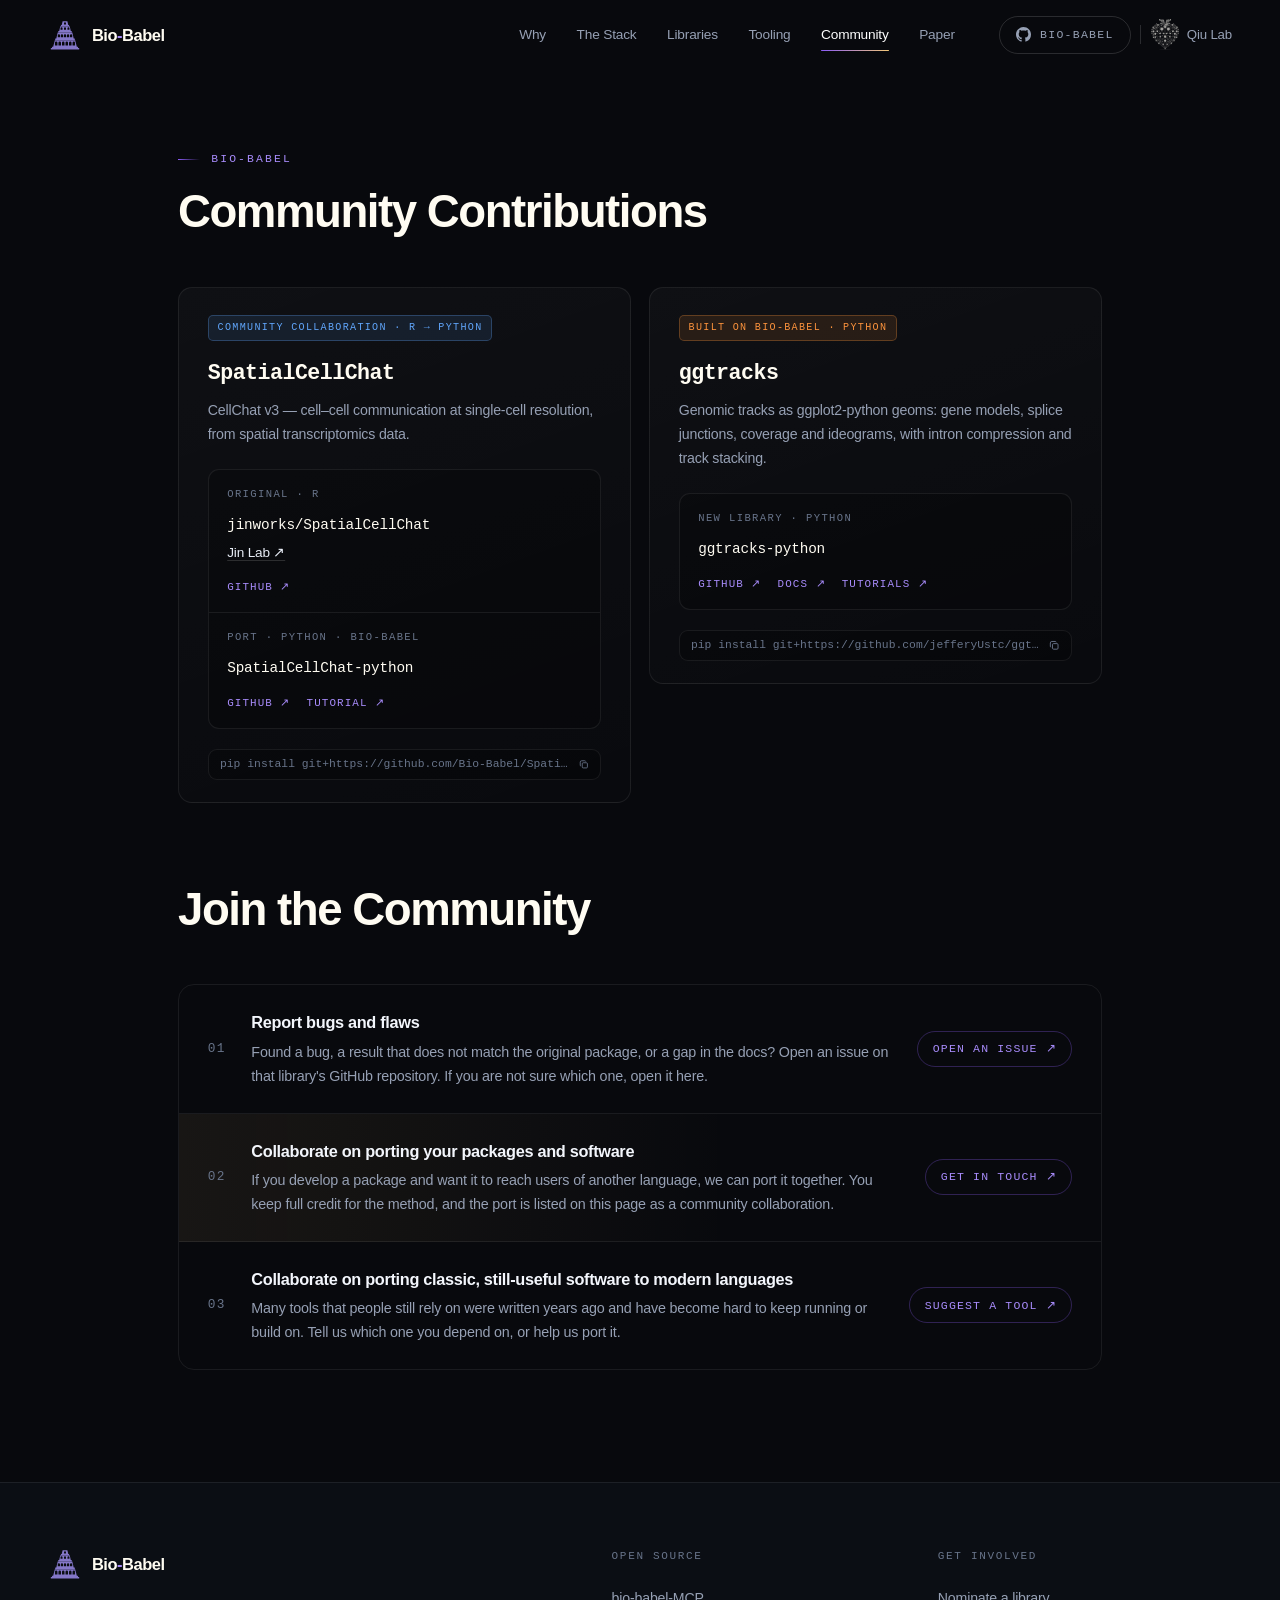
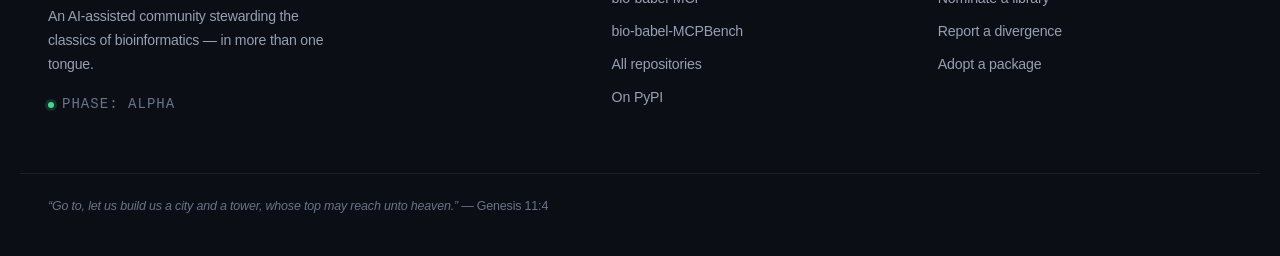
<file: community/index.html>
<!DOCTYPE html>
<html lang="en">
<head>
<meta charset="UTF-8">
<meta name="viewport" content="width=device-width, initial-scale=1">
<title>Community — Bio-Babel</title>
<meta name="description" content="Bio-Babel community collaborations. Report bugs, port your own package with us, or help bring classic tools to modern languages.">
<meta name="theme-color" content="#08090D">
<link rel="canonical" href="https://biobabel.stanford.edu/community/">
<link rel="icon" href="../assets/img/favicon.svg" type="image/svg+xml">
<link rel="apple-touch-icon" href="../assets/img/logo-tile.svg">
<link rel="stylesheet" href="../assets/css/styles.css">

<meta property="og:type" content="website">
<meta property="og:title" content="Bio-Babel — Community">
<meta property="og:description" content="Bio-Babel community collaborations. Report bugs, port your own package with us, or help bring classic tools to modern languages.">
<meta property="og:url" content="https://biobabel.stanford.edu/community/">
<meta property="og:image" content="https://biobabel.stanford.edu/assets/img/og-card.png">
<meta property="og:image:width" content="1200">
<meta property="og:image:height" content="630">
<meta property="og:image:alt" content="Bio-Babel — the classics of bioinformatics, in more than one tongue">
<meta name="twitter:card" content="summary_large_image">
<meta name="twitter:image" content="https://biobabel.stanford.edu/assets/img/og-card.png">
</head>
<body>

<!-- partial:icons · tools/partials/icons.html, stamped by tools/sync_partials.py — edit it there -->
<svg class="sprite" xmlns="http://www.w3.org/2000/svg" aria-hidden="true">
  <symbol id="i-github" viewBox="0 0 16 16"><path fill="currentColor" d="M8 0C3.58 0 0 3.58 0 8c0 3.54 2.29 6.53 5.47 7.59.4.07.55-.17.55-.38 0-.19-.01-.82-.01-1.49-2.01.37-2.53-.49-2.69-.94-.09-.23-.48-.94-.82-1.13-.28-.15-.68-.52-.01-.53.63-.01 1.08.58 1.23.82.72 1.21 1.87.87 2.33.66.07-.52.28-.87.51-1.07-1.78-.2-3.64-.89-3.64-3.95 0-.87.31-1.59.82-2.15-.08-.2-.36-1.02.08-2.12 0 0 .67-.21 2.2.82.64-.18 1.32-.27 2-.27s1.36.09 2 .27c1.53-1.04 2.2-.82 2.2-.82.44 1.1.16 1.92.08 2.12.51.56.82 1.27.82 2.15 0 3.07-1.87 3.75-3.65 3.95.29.25.54.73.54 1.48 0 1.07-.01 1.93-.01 2.2 0 .21.15.46.55.38A8.01 8.01 0 0 0 16 8c0-4.42-3.58-8-8-8Z"/></symbol>
  <symbol id="i-pypi" viewBox="0 0 24 24"><g fill="none" stroke="currentColor" stroke-width="1.7" stroke-linejoin="round"><path d="M12 2.6 20.5 7v10L12 21.4 3.5 17V7L12 2.6Z"/><path d="M3.7 7.1 12 11.6l8.3-4.5M12 11.6V21"/></g></symbol>
  <symbol id="i-copy" viewBox="0 0 16 16"><g fill="none" stroke="currentColor" stroke-width="1.4"><rect x="5.2" y="5.2" width="8.3" height="8.3" rx="1.6"/><path d="M10.8 3.2A1.7 1.7 0 0 0 9.1 2H4.2A2.2 2.2 0 0 0 2 4.2v4.9c0 .8.5 1.4 1.2 1.7"/></g></symbol>
</svg>
<!-- /partial:icons -->

<a class="skip-link" href="#main">Skip to content</a>

<!-- ══════════════════════════════════════════════════════════════ NAV ═══ -->
<!-- partial:nav · tools/partials/nav.html, stamped by tools/sync_partials.py — edit it there -->
<header class="nav" id="nav">
  <div class="nav__inner">
    <a class="brand" href="../#top" aria-label="Bio-Babel home">
      <img class="brand__mark" src="../assets/img/logo-mark.svg" alt="" width="34" height="34">
      <span class="brand__word">Bio<i>-</i>Babel</span>
    </a>

    <nav class="nav__links" id="navLinks" aria-label="Primary">
      <a href="../#why">Why</a>
      <a href="../#stack">The Stack</a>
      <a href="../#libraries">Libraries</a>
      <a href="../#tooling">Tooling</a>
      <a href="../community/" class="is-active" aria-current="page">Community</a>
      <a href="../paper/">Paper</a>
    </nav>

    <div class="nav__actions">
      <a class="btn btn--ghost nav__gh" href="https://github.com/Bio-Babel" target="_blank" rel="noopener" title="github.com/Bio-Babel">
        <svg width="15" height="15" aria-hidden="true"><use href="#i-github"/></svg>
        Bio-Babel
      </a>
      <span class="nav__sep" aria-hidden="true"></span>
      <a class="nav__lab" href="https://www.devo-evo.com/" target="_blank" rel="noopener" aria-label="Qiu Lab" title="Qiu Lab @ Stanford">
        <img src="../assets/img/logo-qiulab-light.webp" alt="" width="153" height="171" loading="lazy">
        <span>Qiu Lab</span>
      </a>
      <button class="nav__burger" id="navBurger" aria-label="Toggle navigation" aria-expanded="false">
        <span></span><span></span><span></span>
      </button>
    </div>
  </div>
</header>
<!-- /partial:nav -->

<main id="main">
<span id="top"></span>

<!-- ════════════════════════════════════════════════════════ COMMUNITY ═══ -->
<section class="section page">
  <div class="wrap">
    <p class="eyebrow">Bio-Babel</p>
    <h1 class="h2">Community Contributions</h1>

    <div class="collabs">
      <article class="lib lib--collab">
        <header class="lib__top">
          <span class="lib__badge lib__badge--collab">Community collaboration · R → Python</span>
        </header>
        <h3 class="lib__name">SpatialCellChat</h3>
        <p class="lib__blurb">CellChat v3 — cell–cell communication at single-cell resolution, from spatial transcriptomics data.</p>

        <div class="collab__box">
          <div class="collab__row">
            <p class="collab__label">Original · R</p>
            <p class="collab__repo">jinworks/SpatialCellChat</p>
            <p class="collab__who"><a href="https://jinworks.github.io/index.html" target="_blank" rel="noopener" aria-label="Jin Lab homepage">Jin Lab ↗</a></p>
            <p class="collab__links">
              <a href="https://github.com/jinworks/SpatialCellChat" target="_blank" rel="noopener" aria-label="SpatialCellChat (R) on GitHub">GitHub ↗</a>
            </p>
          </div>
          <div class="collab__row">
            <p class="collab__label">Port · Python · Bio-Babel</p>
            <p class="collab__repo">SpatialCellChat-python</p>
            <p class="collab__links">
              <a href="https://github.com/Bio-Babel/SpatialCellChat-python" target="_blank" rel="noopener" aria-label="SpatialCellChat-python on GitHub">GitHub ↗</a>
              <a href="https://github.com/Bio-Babel/SpatialCellChat-python/blob/main/tutorials/SpatialCellChat_analysis_of_spatial_transcriptomics_data.ipynb" target="_blank" rel="noopener" aria-label="SpatialCellChat-python tutorial notebook">Tutorial ↗</a>
            </p>
          </div>
        </div>

        <button class="lib__copy" data-copy="pip install git+https://github.com/Bio-Babel/SpatialCellChat-python" title="pip install git+https://github.com/Bio-Babel/SpatialCellChat-python">
          <span>pip install git+https://github.com/Bio-Babel/SpatialCellChat-python</span>
          <svg width="13" height="13" aria-hidden="true"><use href="#i-copy"/></svg>
        </button>
      </article>

      <article class="lib lib--collab lib--built">
        <header class="lib__top">
          <span class="lib__badge lib__badge--built">Built on Bio-Babel · Python</span>
        </header>
        <h3 class="lib__name">ggtracks</h3>
        <p class="lib__blurb">Genomic tracks as ggplot2-python geoms: gene models, splice junctions, coverage and ideograms, with intron compression and track stacking.</p>

        <div class="collab__box">
          <div class="collab__row">
            <p class="collab__label">New library · Python</p>
            <p class="collab__repo">ggtracks-python</p>
            <p class="collab__links">
              <a href="https://github.com/jefferyUstc/ggtracks-python" target="_blank" rel="noopener" aria-label="ggtracks-python on GitHub">GitHub ↗</a>
              <a href="https://ggtracks-python.readthedocs.io/en/latest/" target="_blank" rel="noopener" aria-label="ggtracks documentation">Docs ↗</a>
              <a href="https://github.com/jefferyUstc/ggtracks-python-tutorials" target="_blank" rel="noopener" aria-label="ggtracks tutorials">Tutorials ↗</a>
            </p>
          </div>
        </div>

        <button class="lib__copy" data-copy="pip install git+https://github.com/jefferyUstc/ggtracks-python" title="pip install git+https://github.com/jefferyUstc/ggtracks-python">
          <span>pip install git+https://github.com/jefferyUstc/ggtracks-python</span>
          <svg width="13" height="13" aria-hidden="true"><use href="#i-copy"/></svg>
        </button>
      </article>
    </div>

    <h2 class="h2">Join the Community</h2>

    <ol class="join">
      <li class="join__row">
        <span class="join__k">01</span>
        <div><h3>Report bugs and flaws</h3>
          <p>Found a bug, a result that does not match the original package, or a gap in the
          docs? Open an issue on that library's GitHub repository. If you are not sure which one,
          open it here.</p></div>
        <a class="join__go" href="https://github.com/Bio-Babel/.github/issues" target="_blank" rel="noopener">Open an issue ↗</a>
      </li>
      <li class="join__row join__row--hi">
        <span class="join__k">02</span>
        <div><h3>Collaborate on porting your packages and software</h3>
          <p>If you develop a package and want it to reach users of another language, we can port
          it together. You keep full credit for the method, and the port is listed on this page as
          a community collaboration.</p></div>
        <a class="join__go" href="https://github.com/Bio-Babel/.github/issues" target="_blank" rel="noopener">Get in touch ↗</a>
      </li>
      <li class="join__row">
        <span class="join__k">03</span>
        <div><h3>Collaborate on porting classic, still-useful software to modern languages</h3>
          <p>Many tools that people still rely on were written years ago and have become hard to
          keep running or build on. Tell us which one you depend on, or help us port it.</p></div>
        <a class="join__go" href="https://github.com/Bio-Babel/.github/issues" target="_blank" rel="noopener">Suggest a tool ↗</a>
      </li>
    </ol>
  </div>
</section>
</main>

<!-- ═══════════════════════════════════════════════════════════ FOOTER ═══ -->
<!-- partial:footer · tools/partials/footer.html, stamped by tools/sync_partials.py — edit it there -->
<footer class="foot">
  <div class="wrap foot__inner">
    <div class="foot__brand">
      <a class="brand" href="../#top">
        <img class="brand__mark" src="../assets/img/logo-mark.svg" alt="" width="30" height="30">
        <span class="brand__word">Bio<i>-</i>Babel</span>
      </a>
      <p>An AI-assisted community stewarding the classics of bioinformatics — in more than one tongue.</p>
      <p class="foot__status"><span class="pill__dot"></span> Phase: alpha</p>
    </div>

    <nav class="foot__cols" aria-label="Footer">
      <div>
        <h4>Open source</h4>
        <a href="https://github.com/Bio-Babel/bio-babel-MCP" target="_blank" rel="noopener">bio-babel-MCP</a>
        <a href="https://github.com/Bio-Babel/bio-babel-MCPBench" target="_blank" rel="noopener">bio-babel-MCPBench</a>
        <a href="https://github.com/orgs/Bio-Babel/repositories" target="_blank" rel="noopener">All repositories</a>
        <a href="https://pypi.org/search/?q=bio-babel" target="_blank" rel="noopener">On PyPI</a>
      </div>
      <div>
        <h4>Get involved</h4>
        <a href="https://github.com/Bio-Babel/.github/issues" target="_blank" rel="noopener">Nominate a library</a>
        <a href="https://github.com/Bio-Babel/.github/issues" target="_blank" rel="noopener">Report a divergence</a>
        <a href="https://github.com/Bio-Babel/.github/issues" target="_blank" rel="noopener">Adopt a package</a>
      </div>
    </nav>
  </div>

  <div class="wrap foot__legal">
    <p><em>&ldquo;Go to, let us build us a city and a tower, whose top may reach unto heaven.&rdquo;</em> — Genesis 11:4</p>
  </div>
</footer>
<!-- /partial:footer -->

<script src="../assets/js/main.js"></script>
</body>
</html>
</file>
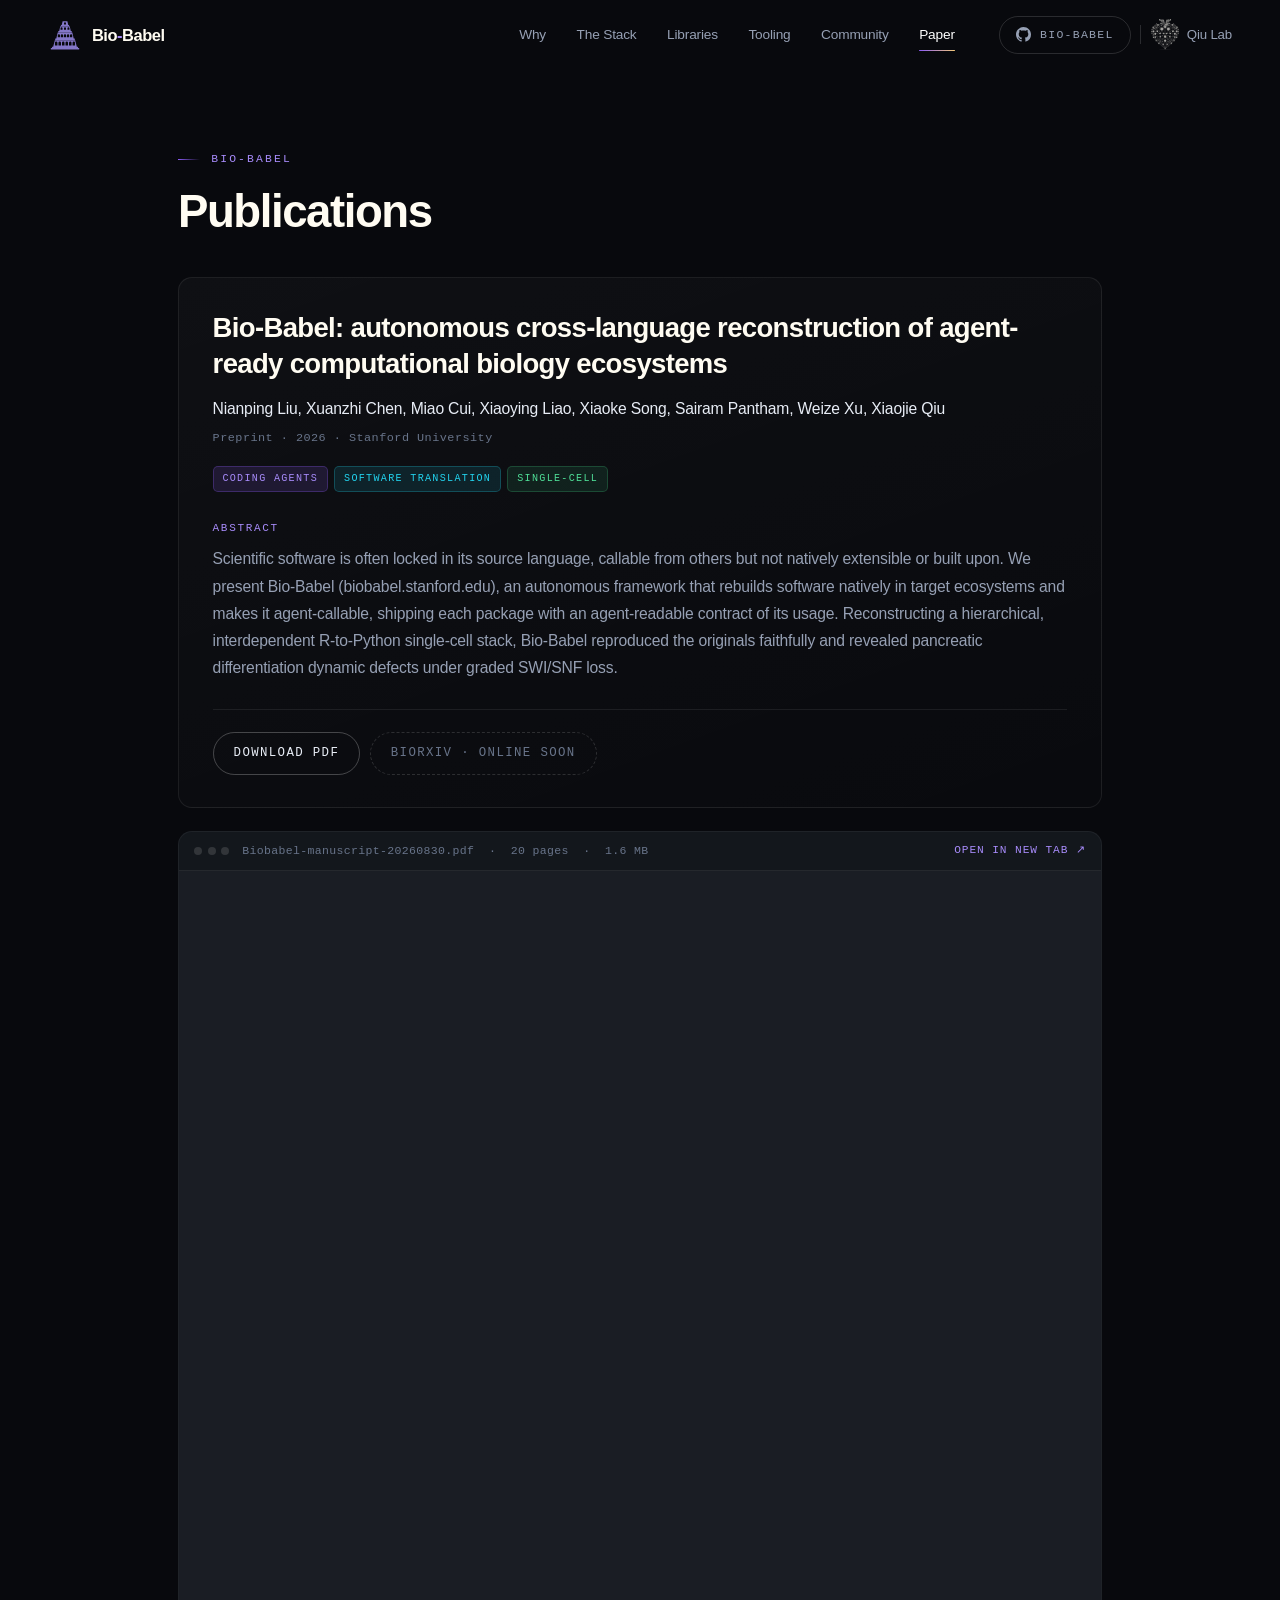
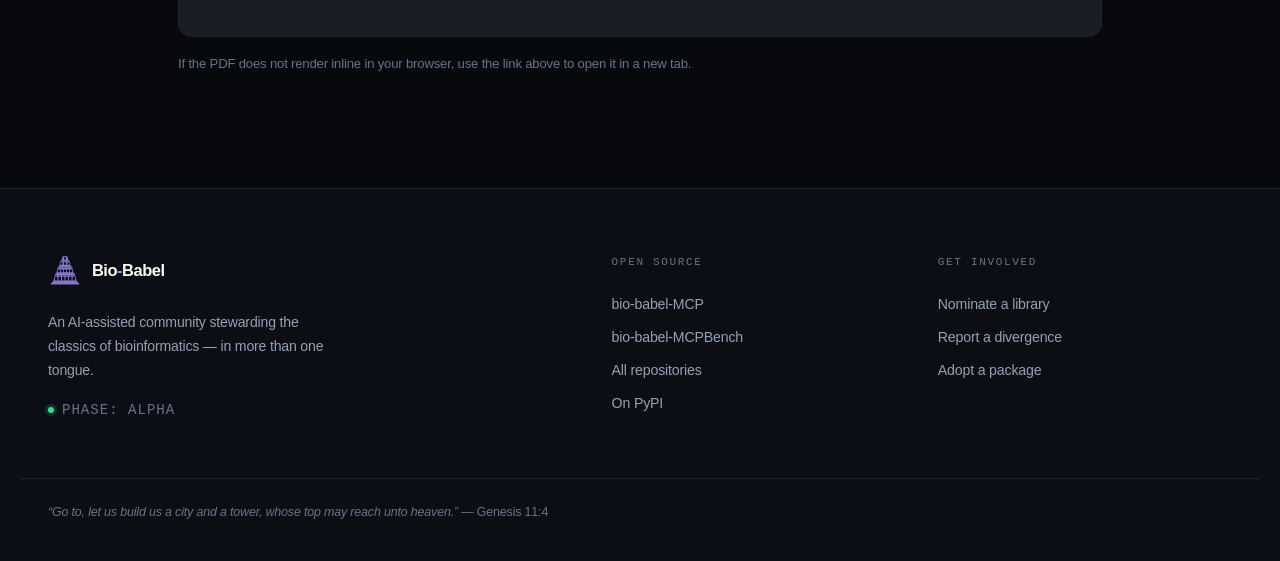
<file: paper/index.html>
<!DOCTYPE html>
<html lang="en">
<head>
<meta charset="UTF-8">
<meta name="viewport" content="width=device-width, initial-scale=1">
<title>Publications — Bio-Babel</title>
<meta name="description" content="The Bio-Babel preprint: autonomous cross-language reconstruction of agent-ready computational biology ecosystems.">
<meta name="theme-color" content="#08090D">
<link rel="canonical" href="https://biobabel.stanford.edu/paper/">
<link rel="icon" href="../assets/img/favicon.svg" type="image/svg+xml">
<link rel="apple-touch-icon" href="../assets/img/logo-tile.svg">
<link rel="stylesheet" href="../assets/css/styles.css">

<meta property="og:type" content="article">
<meta property="og:title" content="Bio-Babel: autonomous cross-language reconstruction of agent-ready computational biology ecosystems">
<meta property="og:description" content="Preprint. An autonomous framework that rebuilds scientific software natively in target ecosystems and makes it agent-callable.">
<meta property="og:url" content="https://biobabel.stanford.edu/paper/">
<meta property="og:image" content="https://biobabel.stanford.edu/assets/img/og-card.png">
<meta property="og:image:width" content="1200">
<meta property="og:image:height" content="630">
<meta property="og:image:alt" content="Bio-Babel — the classics of bioinformatics, in more than one tongue">
<meta name="twitter:card" content="summary_large_image">
<meta name="twitter:image" content="https://biobabel.stanford.edu/assets/img/og-card.png">

<!-- Scholarly metadata. When the bioRxiv DOI is assigned, add
     <meta name="citation_doi" content="10.1101/NNNNNN"> here. -->
<meta name="citation_title" content="Bio-Babel: autonomous cross-language reconstruction of agent-ready computational biology ecosystems">
<meta name="citation_author" content="Liu, Nianping">
<meta name="citation_author" content="Chen, Xuanzhi">
<meta name="citation_author" content="Cui, Miao">
<meta name="citation_author" content="Liao, Xiaoying">
<meta name="citation_author" content="Song, Xiaoke">
<meta name="citation_author" content="Pantham, Sairam">
<meta name="citation_author" content="Xu, Weize">
<meta name="citation_author" content="Qiu, Xiaojie">
<meta name="citation_publication_date" content="2026/08/30">
<meta name="citation_pdf_url" content="https://biobabel.stanford.edu/paper/Biobabel-manuscript-20260830.pdf">
<meta name="citation_abstract_html_url" content="https://biobabel.stanford.edu/paper/">
</head>
<body>

<!-- partial:icons · tools/partials/icons.html, stamped by tools/sync_partials.py — edit it there -->
<svg class="sprite" xmlns="http://www.w3.org/2000/svg" aria-hidden="true">
  <symbol id="i-github" viewBox="0 0 16 16"><path fill="currentColor" d="M8 0C3.58 0 0 3.58 0 8c0 3.54 2.29 6.53 5.47 7.59.4.07.55-.17.55-.38 0-.19-.01-.82-.01-1.49-2.01.37-2.53-.49-2.69-.94-.09-.23-.48-.94-.82-1.13-.28-.15-.68-.52-.01-.53.63-.01 1.08.58 1.23.82.72 1.21 1.87.87 2.33.66.07-.52.28-.87.51-1.07-1.78-.2-3.64-.89-3.64-3.95 0-.87.31-1.59.82-2.15-.08-.2-.36-1.02.08-2.12 0 0 .67-.21 2.2.82.64-.18 1.32-.27 2-.27s1.36.09 2 .27c1.53-1.04 2.2-.82 2.2-.82.44 1.1.16 1.92.08 2.12.51.56.82 1.27.82 2.15 0 3.07-1.87 3.75-3.65 3.95.29.25.54.73.54 1.48 0 1.07-.01 1.93-.01 2.2 0 .21.15.46.55.38A8.01 8.01 0 0 0 16 8c0-4.42-3.58-8-8-8Z"/></symbol>
  <symbol id="i-pypi" viewBox="0 0 24 24"><g fill="none" stroke="currentColor" stroke-width="1.7" stroke-linejoin="round"><path d="M12 2.6 20.5 7v10L12 21.4 3.5 17V7L12 2.6Z"/><path d="M3.7 7.1 12 11.6l8.3-4.5M12 11.6V21"/></g></symbol>
  <symbol id="i-copy" viewBox="0 0 16 16"><g fill="none" stroke="currentColor" stroke-width="1.4"><rect x="5.2" y="5.2" width="8.3" height="8.3" rx="1.6"/><path d="M10.8 3.2A1.7 1.7 0 0 0 9.1 2H4.2A2.2 2.2 0 0 0 2 4.2v4.9c0 .8.5 1.4 1.2 1.7"/></g></symbol>
</svg>
<!-- /partial:icons -->

<a class="skip-link" href="#main">Skip to content</a>

<!-- ══════════════════════════════════════════════════════════════ NAV ═══ -->
<!-- partial:nav · tools/partials/nav.html, stamped by tools/sync_partials.py — edit it there -->
<header class="nav" id="nav">
  <div class="nav__inner">
    <a class="brand" href="../#top" aria-label="Bio-Babel home">
      <img class="brand__mark" src="../assets/img/logo-mark.svg" alt="" width="34" height="34">
      <span class="brand__word">Bio<i>-</i>Babel</span>
    </a>

    <nav class="nav__links" id="navLinks" aria-label="Primary">
      <a href="../#why">Why</a>
      <a href="../#stack">The Stack</a>
      <a href="../#libraries">Libraries</a>
      <a href="../#tooling">Tooling</a>
      <a href="../community/">Community</a>
      <a href="../paper/" class="is-active" aria-current="page">Paper</a>
    </nav>

    <div class="nav__actions">
      <a class="btn btn--ghost nav__gh" href="https://github.com/Bio-Babel" target="_blank" rel="noopener" title="github.com/Bio-Babel">
        <svg width="15" height="15" aria-hidden="true"><use href="#i-github"/></svg>
        Bio-Babel
      </a>
      <span class="nav__sep" aria-hidden="true"></span>
      <a class="nav__lab" href="https://www.devo-evo.com/" target="_blank" rel="noopener" aria-label="Qiu Lab" title="Qiu Lab @ Stanford">
        <img src="../assets/img/logo-qiulab-light.webp" alt="" width="153" height="171" loading="lazy">
        <span>Qiu Lab</span>
      </a>
      <button class="nav__burger" id="navBurger" aria-label="Toggle navigation" aria-expanded="false">
        <span></span><span></span><span></span>
      </button>
    </div>
  </div>
</header>
<!-- /partial:nav -->

<main id="main">
<span id="top"></span>

<!-- ═════════════════════════════════════════════════════ PUBLICATIONS ═══ -->
<section class="section page">
  <div class="wrap">
    <p class="eyebrow">Bio-Babel</p>
    <h1 class="h2">Publications</h1>

    <article class="paper-card">
      <h2 class="paper-card__title">
        Bio-Babel: autonomous cross-language reconstruction of agent-ready computational biology ecosystems
      </h2>
      <p class="paper-card__authors">
        Nianping Liu, Xuanzhi Chen, Miao Cui, Xiaoying Liao, Xiaoke Song, Sairam Pantham,
        Weize Xu, Xiaojie Qiu
      </p>
      <p class="paper-card__venue">Preprint &middot; 2026 &middot; Stanford University</p>

      <div class="paper-card__tags" aria-label="Topics">
        <span class="lib__badge lib__badge--ext">Coding agents</span>
        <span class="lib__badge lib__badge--foundation">Software translation</span>
        <span class="lib__badge lib__badge--analysis">Single-cell</span>
      </div>

      <span class="paper-card__label">Abstract</span>
      <p class="paper-card__abstract">
        Scientific software is often locked in its source language, callable from others but not
        natively extensible or built upon. We present Bio-Babel (biobabel.stanford.edu), an
        autonomous framework that rebuilds software natively in target ecosystems and makes it
        agent-callable, shipping each package with an agent-readable contract of its usage.
        Reconstructing a hierarchical, interdependent R-to-Python single-cell stack, Bio-Babel
        reproduced the originals faithfully and revealed pancreatic differentiation dynamic defects
        under graded SWI/SNF loss.
      </p>

      <div class="paper-card__actions">
        <a class="btn btn--outline" href="Biobabel-manuscript-20260830.pdf" download="Bio-Babel-manuscript-2026-08-30.pdf">Download PDF</a>
        <!-- bioRxiv: not posted yet, so this is deliberately not a link — a search URL or a
             guessed DOI both land the reader nowhere. When the preprint is up, swap the span for
             <a class="btn btn--outline" href="https://www.biorxiv.org/content/10.1101/NNNNNN" target="_blank" rel="noopener">bioRxiv &#8599;</a>
             and add the citation_doi meta in the head. -->
        <span class="btn btn--outline is-pending">bioRxiv &middot; Online soon</span>
      </div>
    </article>

    <div class="paper-viewer code">
      <div class="code__bar">
        <span class="code__dots"><i></i><i></i><i></i></span>
        <span class="code__name">Biobabel-manuscript-20260830.pdf &nbsp;&middot;&nbsp; 20 pages &nbsp;&middot;&nbsp; 1.6 MB</span>
        <a class="paper-viewer__open" href="Biobabel-manuscript-20260830.pdf" target="_blank" rel="noopener">Open in new tab &#8599;</a>
      </div>
      <iframe class="paper-viewer__frame" src="Biobabel-manuscript-20260830.pdf#view=FitH" title="Bio-Babel manuscript (PDF)" loading="lazy"></iframe>
    </div>
    <p class="paper__note">If the PDF does not render inline in your browser, use the link above to open it in a new tab.</p>
  </div>
</section>
</main>

<!-- ═══════════════════════════════════════════════════════════ FOOTER ═══ -->
<!-- partial:footer · tools/partials/footer.html, stamped by tools/sync_partials.py — edit it there -->
<footer class="foot">
  <div class="wrap foot__inner">
    <div class="foot__brand">
      <a class="brand" href="../#top">
        <img class="brand__mark" src="../assets/img/logo-mark.svg" alt="" width="30" height="30">
        <span class="brand__word">Bio<i>-</i>Babel</span>
      </a>
      <p>An AI-assisted community stewarding the classics of bioinformatics — in more than one tongue.</p>
      <p class="foot__status"><span class="pill__dot"></span> Phase: alpha</p>
    </div>

    <nav class="foot__cols" aria-label="Footer">
      <div>
        <h4>Open source</h4>
        <a href="https://github.com/Bio-Babel/bio-babel-MCP" target="_blank" rel="noopener">bio-babel-MCP</a>
        <a href="https://github.com/Bio-Babel/bio-babel-MCPBench" target="_blank" rel="noopener">bio-babel-MCPBench</a>
        <a href="https://github.com/orgs/Bio-Babel/repositories" target="_blank" rel="noopener">All repositories</a>
        <a href="https://pypi.org/search/?q=bio-babel" target="_blank" rel="noopener">On PyPI</a>
      </div>
      <div>
        <h4>Get involved</h4>
        <a href="https://github.com/Bio-Babel/.github/issues" target="_blank" rel="noopener">Nominate a library</a>
        <a href="https://github.com/Bio-Babel/.github/issues" target="_blank" rel="noopener">Report a divergence</a>
        <a href="https://github.com/Bio-Babel/.github/issues" target="_blank" rel="noopener">Adopt a package</a>
      </div>
    </nav>
  </div>

  <div class="wrap foot__legal">
    <p><em>&ldquo;Go to, let us build us a city and a tower, whose top may reach unto heaven.&rdquo;</em> — Genesis 11:4</p>
  </div>
</footer>
<!-- /partial:footer -->

<script src="../assets/js/main.js"></script>
</body>
</html>
</file>
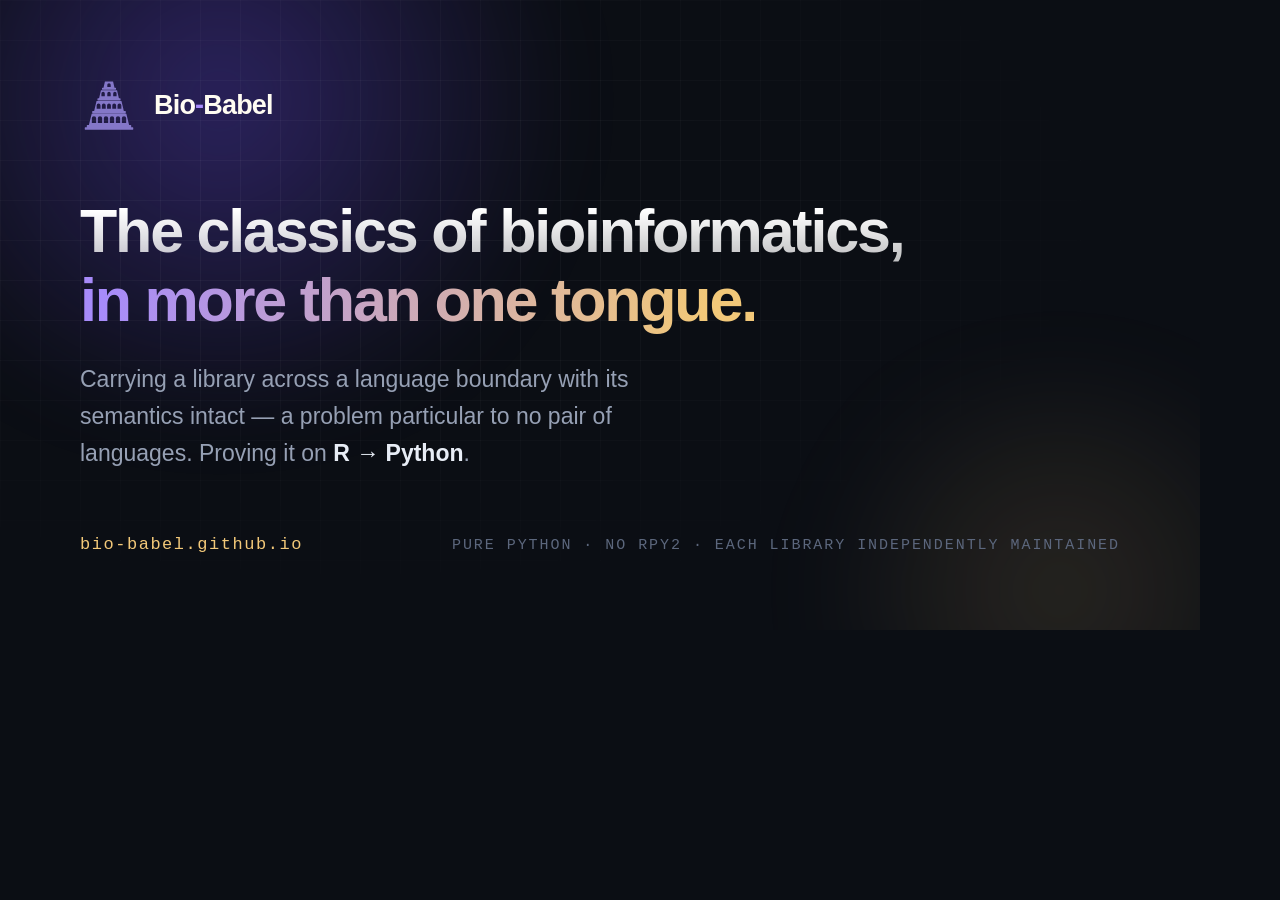
<file: tools/og-card.html>
<!DOCTYPE html>
<html lang="en">
<head>
<meta charset="UTF-8">
<title>Bio-Babel — social card source</title>
<!--
  Source for assets/img/og-card.png (1200x630, the OpenGraph / Twitter preview).

  Link-preview crawlers (X, Facebook, LinkedIn, Slack, Discord) do not accept SVG,
  so the card has to be a raster. Re-render it with:

    chrome --headless=new --disable-gpu --hide-scrollbars \
           --window-size=1200,630 --force-device-scale-factor=2 \
           --screenshot=og@2x.png tools/og-card.html
    # then downscale og@2x.png to exactly 1200x630

  Text is baked at render time, so the typeface is whatever the rendering machine
  resolves from the stack below — which is the point: the card then looks the same
  for every viewer, unlike SVG text.
-->
<style>
  *{margin:0;padding:0;box-sizing:border-box}
  html,body{width:1200px;height:630px;overflow:hidden}
  body{
    position:relative;background:#0B0E14;
    font-family:Inter,"SF Pro Display",-apple-system,BlinkMacSystemFont,"Segoe UI",
                Roboto,Helvetica,Arial,sans-serif;
    -webkit-font-smoothing:antialiased;
    display:flex;flex-direction:column;justify-content:space-between;
    padding:76px 80px;
  }
  .bg{position:absolute;inset:0;pointer-events:none}
  .grid{
    position:absolute;inset:0;
    background-image:linear-gradient(to right,rgba(255,255,255,.045) 1px,transparent 1px),
                     linear-gradient(to bottom,rgba(255,255,255,.045) 1px,transparent 1px);
    background-size:40px 40px;
    -webkit-mask-image:radial-gradient(ellipse 80% 75% at 30% 35%,#000 10%,transparent 85%);
  }
  .glow-v{position:absolute;width:820px;height:620px;left:-190px;top:-210px;border-radius:50%;
    background:radial-gradient(circle,rgba(109,75,242,.34),transparent 68%);filter:blur(40px)}
  .glow-g{position:absolute;width:600px;height:460px;right:-160px;bottom:-190px;border-radius:50%;
    background:radial-gradient(circle,rgba(242,200,121,.13),transparent 68%);filter:blur(40px)}

  .top{position:relative;display:flex;align-items:center;gap:16px}
  .top img{width:58px;height:58px;display:block}
  .top b{font-size:27px;font-weight:700;letter-spacing:-.03em;color:#FFFCF2}
  .top b i{color:#A78BFA;font-style:normal}

  .mid{position:relative}
  h1{font-size:61px;line-height:1.13;font-weight:700;letter-spacing:-.036em}
  h1 .a{background:linear-gradient(180deg,#FFFFFF 20%,rgba(255,255,255,.72));
        -webkit-background-clip:text;color:transparent}
  h1 .b{background:linear-gradient(96deg,#A78BFA 4%,#F2C879 92%);
        -webkit-background-clip:text;color:transparent}
  p{margin-top:26px;max-width:47ch;font-size:23px;line-height:1.6;color:#96A0B4}
  p strong{color:#E8EDF6;font-weight:600}

  .bot{position:relative;display:flex;align-items:baseline;justify-content:space-between;
       font-family:ui-monospace,"SF Mono",Menlo,Consolas,"Liberation Mono",monospace;
       font-size:17px;letter-spacing:.09em}
  .bot .url{color:#F2C879}
  .bot .meta{color:#5C677D;text-transform:uppercase;letter-spacing:.13em;font-size:15px}
</style>
</head>
<body>
  <div class="bg"><div class="glow-v"></div><div class="glow-g"></div><div class="grid"></div></div>

  <div class="top">
    <img src="../assets/img/logo-mark.svg" alt="">
    <b>Bio<i>-</i>Babel</b>
  </div>

  <div class="mid">
    <h1><span class="a">The classics of bioinformatics,</span><br>
        <span class="b">in more than one tongue.</span></h1>
    <p>Carrying a library across a language boundary with its semantics intact —
       a problem particular to no pair of languages. Proving it on <strong>R&nbsp;→&nbsp;Python</strong>.</p>
  </div>

  <div class="bot">
    <span class="url">bio-babel.github.io</span>
    <span class="meta">pure Python · no rpy2 · each library independently maintained</span>
  </div>
</body>
</html>
</file>
<file: assets/css/styles.css>
/* ═══════════════════════════════════════════════════════════════════════════
   Bio-Babel — site styles
   Dark, architectural, monospace-labelled. Violet is the tower (the ports);
   gold is the spire (the contract layer that reaches the agent).
   ═══════════════════════════════════════════════════════════════════════════ */

:root{
  /* surfaces */
  --ink-900:#08090D;
  --ink-850:#0B0E14;
  --ink-800:#0D1117;
  --ink-750:#11151E;
  --ink-700:#161B25;
  --ink-600:#1C222E;

  /* strokes */
  --line:rgba(255,255,255,.075);
  --line-2:rgba(255,255,255,.14);

  /* type */
  --text:#E8EDF6;
  --text-2:#96A0B4;
  --text-3:#68748A;

  /* accents */
  --violet:#8B5CF6;
  --violet-2:#A78BFA;
  --violet-3:#6D4BF2;
  --violet-soft:rgba(139,92,246,.14);
  --gold:#F2C879;
  --gold-2:#E0A85F;
  --gold-soft:rgba(242,200,121,.13);
  --cyan:#22D3EE;

  --sans:Inter,-apple-system,BlinkMacSystemFont,"Segoe UI Variable Text","Segoe UI",
         Roboto,"Helvetica Neue",Arial,"Noto Sans",sans-serif;
  --mono:ui-monospace,SFMono-Regular,"SF Mono",Menlo,Consolas,"Liberation Mono",
         "Roboto Mono",monospace;

  --wrap:1240px;
  --r:14px;
  --ease:cubic-bezier(.22,.61,.36,1);
}

*,*::before,*::after{box-sizing:border-box}
html{scroll-behavior:smooth;scroll-padding-top:88px;-webkit-text-size-adjust:100%}
body{
  margin:0;background:var(--ink-900);color:var(--text);
  font-family:var(--sans);font-size:16px;line-height:1.7;font-weight:400;
  letter-spacing:-.011em;-webkit-font-smoothing:antialiased;
  -moz-osx-font-smoothing:grayscale;overflow-x:hidden;
}
img,svg{display:block;max-width:100%}
.sprite{display:none}   /* the <symbol> sheet each page carries; icons draw it with <use> */
a{color:inherit;text-decoration:none}
code{font-family:var(--mono);font-size:.885em;letter-spacing:-.01em}
p code,li code,td code{
  background:rgba(139,92,246,.11);color:#C9B6FF;
  padding:.12em .42em;border-radius:5px;border:1px solid rgba(139,92,246,.16);
}
strong,b{font-weight:650;color:#F3F6FC}
em{font-style:italic}
::selection{background:rgba(139,92,246,.34);color:#fff}

.wrap{width:100%;max-width:var(--wrap);margin:0 auto;padding:0 28px}
.skip-link{position:absolute;left:-9999px;top:0;background:var(--violet);color:#fff;
  padding:10px 16px;border-radius:0 0 8px 0;z-index:100}
.skip-link:focus{left:0}
:focus-visible{outline:2px solid var(--violet-2);outline-offset:3px;border-radius:6px}

/* ─────────────────────────────────────────────────────────────── buttons ─ */
.btn{
  display:inline-flex;align-items:center;justify-content:center;gap:.55rem;
  padding:.62rem 1.25rem;border-radius:999px;border:1px solid transparent;
  font-family:var(--mono);font-size:.775rem;font-weight:500;
  text-transform:uppercase;letter-spacing:.11em;white-space:nowrap;
  transition:all .22s var(--ease);cursor:pointer;
}
.btn--solid{background:#FFFCF2;color:#14161C;border-color:#FFFCF2}
.btn--solid:hover{transform:translateY(-2px);box-shadow:0 10px 30px rgba(255,255,255,.14)}
.btn--outline{border-color:rgba(255,255,255,.24);color:var(--text)}
.btn--outline:hover{background:rgba(255,255,255,.07);border-color:rgba(255,255,255,.45)}
.btn--ghost{border-color:var(--line-2);color:var(--text-2);padding:.5rem 1rem;font-size:.72rem}
.btn--ghost:hover{color:var(--text);background:rgba(255,255,255,.05);border-color:rgba(255,255,255,.28)}

/* not-yet-available action: looks like a button, is not one */
.btn.is-pending{background:none;border-style:dashed;border-color:var(--line-2);
  color:var(--text-3);cursor:default}
.btn.is-pending:hover{background:none;border-color:var(--line-2);transform:none;box-shadow:none}

/* ─────────────────────────────────────────────────────────────────── nav ─ */
.nav{
  position:fixed;inset:0 0 auto 0;z-index:60;
  border-bottom:1px solid transparent;transition:all .3s var(--ease);
}
.nav.is-stuck{
  background:rgba(8,9,13,.78);backdrop-filter:blur(16px);
  -webkit-backdrop-filter:blur(16px);border-bottom-color:var(--line);
}
.nav__inner{
  max-width:var(--wrap);margin:0 auto;padding:16px 28px;
  display:flex;align-items:center;gap:2rem;transition:padding .3s var(--ease);
}
.nav.is-stuck .nav__inner{padding:11px 28px}

.brand{display:inline-flex;align-items:center;gap:.62rem;flex-shrink:0}
.brand__mark{width:34px;height:34px;transition:transform .4s var(--ease)}
.brand:hover .brand__mark{transform:translateY(-2px) scale(1.05)}
.brand__word{font-size:1.03rem;font-weight:680;letter-spacing:-.028em;color:#FFFCF2}
.brand__word i{color:var(--violet-2);font-style:normal}

.nav__links{display:flex;gap:.35rem;margin-left:auto}
.nav__links a{
  position:relative;padding:.45rem .78rem;border-radius:8px;
  font-size:.855rem;color:var(--text-2);font-weight:450;transition:color .2s,background .2s;
}
.nav__links a:hover{color:var(--text);background:rgba(255,255,255,.05)}
.nav__links a.is-active{color:#fff}
.nav__links a.is-active::after{
  content:"";position:absolute;left:.78rem;right:.78rem;bottom:.16rem;height:1.5px;
  background:linear-gradient(90deg,var(--violet),var(--gold));border-radius:2px;
}
.nav__actions{display:flex;align-items:center;gap:.6rem}
.nav__sep{width:1px;height:19px;background:var(--line-2);flex-shrink:0}
.nav__lab{display:inline-flex;align-items:center;gap:.5rem;flex-shrink:0;
  color:var(--text-2);transition:color .2s}
.nav__lab:hover{color:var(--text)}
/* the mark is black artwork on transparency, drawn for light backgrounds. Invert it rather than
   keep a second file; alpha survives the filter, so only the ink flips. */
.nav__lab img{width:28px;height:auto;filter:invert(1);opacity:.72;transition:opacity .2s}
.nav__lab:hover img{opacity:1}
.nav__lab span{font-size:.83rem;font-weight:500;letter-spacing:-.014em;white-space:nowrap}
.nav__burger{display:none;flex-direction:column;gap:4px;width:36px;height:32px;
  align-items:center;justify-content:center;background:none;border:1px solid var(--line-2);
  border-radius:9px;cursor:pointer}
.nav__burger span{display:block;width:15px;height:1.5px;background:var(--text-2);
  border-radius:2px;transition:transform .25s var(--ease),opacity .2s}
.nav__burger[aria-expanded="true"] span:nth-child(1){transform:translateY(5.5px) rotate(45deg)}
.nav__burger[aria-expanded="true"] span:nth-child(2){opacity:0}
.nav__burger[aria-expanded="true"] span:nth-child(3){transform:translateY(-5.5px) rotate(-45deg)}

/* ────────────────────────────────────────────────────────────────── hero ─ */
.hero{
  position:relative;min-height:100svh;display:flex;align-items:center;
  padding:150px 0 96px;overflow:hidden;border-bottom:1px solid var(--line);
}
.hero__bg{position:absolute;inset:0;pointer-events:none}
.hero__grid{
  position:absolute;inset:-1px;
  background-image:linear-gradient(to right,rgba(255,255,255,.032) 1px,transparent 1px),
                   linear-gradient(to bottom,rgba(255,255,255,.032) 1px,transparent 1px);
  background-size:64px 64px;
  mask-image:radial-gradient(ellipse 90% 70% at 50% 40%,#000 25%,transparent 100%);
  -webkit-mask-image:radial-gradient(ellipse 90% 70% at 50% 40%,#000 25%,transparent 100%);
}
.hero__glow{position:absolute;border-radius:50%;filter:blur(90px)}
.hero__glow--a{width:min(760px,90vw);height:520px;left:-14%;top:-8%;
  background:radial-gradient(circle,rgba(109,75,242,.30),transparent 68%)}
.hero__glow--b{width:min(620px,80vw);height:460px;right:-8%;bottom:-14%;
  background:radial-gradient(circle,rgba(242,200,121,.10),transparent 68%)}
.hero__ghost{
  position:absolute;right:-3%;bottom:-9%;width:min(540px,50vw);height:auto;
  opacity:.045;filter:drop-shadow(0 0 80px rgba(139,92,246,.5));
  animation:floaty 16s ease-in-out infinite;
}
@keyframes floaty{0%,100%{transform:translateY(0)}50%{transform:translateY(-16px)}}
.hero__vignette{position:absolute;inset:0;
  background:radial-gradient(ellipse 120% 80% at 50% 30%,transparent 40%,var(--ink-900) 100%)}
.hero__inner{position:relative;z-index:1;max-width:1000px}

.pill{
  display:inline-flex;align-items:center;gap:.6rem;padding:.42rem .95rem .42rem .72rem;
  border:1px solid rgba(255,255,255,.13);border-radius:999px;
  background:rgba(255,255,255,.035);backdrop-filter:blur(8px);
  font-size:.79rem;color:var(--text-2);transition:all .22s var(--ease);
  animation:rise .8s var(--ease) both;
}
.pill:hover{border-color:rgba(139,92,246,.5);background:rgba(139,92,246,.09);color:var(--text)}
.pill__dot{width:6px;height:6px;border-radius:50%;background:#3FD98B;
  box-shadow:0 0 0 3px rgba(63,217,139,.16);animation:pulse 2.4s ease-in-out infinite}
@keyframes pulse{0%,100%{opacity:1}50%{opacity:.42}}
.pill__sep{width:1px;height:12px;background:var(--line-2)}
.pill__mono{font-family:var(--mono);font-size:.73rem;color:var(--gold);letter-spacing:.02em}
.pill__arrow{color:var(--text-3);transition:transform .22s var(--ease)}
.pill:hover .pill__arrow{transform:translateX(3px);color:var(--violet-2)}

.hero__title{
  margin:1.6rem 0 0;font-size:clamp(2.4rem,5.9vw,4.15rem);line-height:1.08;
  font-weight:700;letter-spacing:-.038em;
  background:linear-gradient(180deg,#FFFFFF 8%,rgba(255,255,255,.62) 100%);
  -webkit-background-clip:text;background-clip:text;color:transparent;
  animation:rise .9s .06s var(--ease) both;
}
.hero__title em{
  font-style:normal;
  background:linear-gradient(96deg,var(--violet-2) 6%,var(--gold) 92%);
  -webkit-background-clip:text;background-clip:text;color:transparent;
}
.hero__sub+.hero__sub{margin-top:.95rem;animation-delay:.2s}
.hero__sub{
  margin:1.5rem 0 0;max-width:64ch;font-size:1.09rem;line-height:1.72;color:var(--text-2);
  animation:rise .9s .14s var(--ease) both;
}
.hero__cta{display:flex;flex-wrap:wrap;gap:.75rem;margin-top:2.1rem;
  animation:rise .9s .22s var(--ease) both}
@keyframes rise{from{opacity:0;transform:translateY(18px)}to{opacity:1;transform:none}}

.copychip{
  display:inline-flex;align-items:center;gap:.6rem;margin-top:1.6rem;
  padding:.6rem .9rem;border:1px solid var(--line);border-radius:11px;
  background:rgba(255,255,255,.028);color:var(--text-2);cursor:pointer;
  font-family:var(--mono);font-size:.8rem;position:relative;
  transition:all .22s var(--ease);animation:rise .9s .3s var(--ease) both;
}
.copychip:hover{border-color:rgba(139,92,246,.4);background:rgba(139,92,246,.07);color:var(--text)}
.copychip__prompt{color:var(--violet-2)}
.copychip code{background:none;border:none;padding:0;color:inherit}
.copychip__icon{color:var(--text-3);display:flex}
.copychip__ok{
  position:absolute;right:.9rem;font-size:.7rem;color:#3FD98B;letter-spacing:.06em;
  opacity:0;transform:translateY(3px);transition:all .2s;text-transform:uppercase;
  background:var(--ink-800);padding-left:.5rem;
}
.copychip.is-copied .copychip__ok{opacity:1;transform:none}
.copychip--sm{margin-top:0;font-size:.735rem;padding:.5rem .8rem;animation:none}  /* a mid-page utility button must never depend on an entrance animation */

.hero__verse{
  margin:2.6rem 0 0;padding-left:1rem;border-left:2px solid rgba(242,200,121,.32);
  font-size:.9rem;color:var(--text-3);font-style:italic;max-width:52ch;
  animation:rise .9s .38s var(--ease) both;
}
.hero__verse span{display:block;font-style:normal;font-family:var(--mono);
  font-size:.7rem;letter-spacing:.12em;text-transform:uppercase;color:var(--gold-2);
  margin-top:.35rem;opacity:.7}

/* ───────────────────────────────────────────────────────────────── stats ─ */
.stats{border-bottom:1px solid var(--line);background:var(--ink-850)}
.stats__grid{display:grid;grid-template-columns:repeat(4,1fr);gap:0}
.stat{padding:2.1rem 1.2rem;text-align:center;border-right:1px solid var(--line)}
.stat:last-child{border-right:none}
.stat b{display:block;font-size:clamp(1.6rem,3vw,2.3rem);font-weight:700;
  letter-spacing:-.035em;line-height:1.1;
  background:linear-gradient(180deg,#FFFCF2,rgba(255,252,242,.55));
  -webkit-background-clip:text;background-clip:text;color:transparent}
.stat span{display:block;margin-top:.3rem;font-family:var(--mono);font-size:.7rem;
  letter-spacing:.1em;text-transform:uppercase;color:var(--text-3)}

/* ────────────────────────────────────────────────────────────── sections ─ */
.section{padding:112px 0;position:relative}
.section--alt{background:var(--ink-850);border-block:1px solid var(--line)}
.eyebrow{
  margin:0 0 1rem;font-family:var(--mono);font-size:.71rem;letter-spacing:.19em;
  text-transform:uppercase;color:var(--violet-2);display:flex;align-items:center;gap:.7rem;
}
.eyebrow::before{content:"";width:22px;height:1px;background:linear-gradient(90deg,var(--violet),transparent)}
.h2{margin:0;font-size:clamp(1.85rem,3.7vw,2.85rem);line-height:1.17;font-weight:680;
  letter-spacing:-.032em;color:#FFFCF2;max-width:22ch}
.h3{margin:0 0 .6rem;font-size:1.16rem;font-weight:640;letter-spacing:-.022em;color:#F3F6FC}
.lede{margin:1.2rem 0 0;max-width:70ch;font-size:1.03rem;line-height:1.76;color:var(--text-2)}
.muted{color:var(--text-2)}

/* reveal-on-scroll */
.reveal{opacity:0;transform:translateY(22px)}
.reveal.is-in{opacity:1;transform:none;transition:opacity .7s var(--ease),transform .7s var(--ease)}

/* ───────────────────────────────────────────────────────────────── cards ─ */
.cards{display:grid;gap:20px;margin-top:3rem}
.cards--3{grid-template-columns:repeat(3,1fr)}
.cards--4{grid-template-columns:repeat(4,1fr)}
.card{
  padding:1.9rem;border:1px solid var(--line);border-radius:var(--r);
  background:linear-gradient(160deg,rgba(255,255,255,.032),rgba(255,255,255,.008));
  transition:transform .3s var(--ease),border-color .3s,box-shadow .3s;position:relative;
}
.card:hover{transform:translateY(-4px);border-color:rgba(139,92,246,.32);
  box-shadow:0 18px 44px rgba(109,75,242,.14)}
.card h3{margin:0 0 .6rem;font-size:1.08rem;font-weight:640;letter-spacing:-.022em;color:#F3F6FC}
.card p{margin:0;font-size:.94rem;line-height:1.72;color:var(--text-2)}
.card__ico{width:42px;height:42px;border-radius:11px;display:grid;place-items:center;
  margin-bottom:1.15rem;border:1px solid var(--line-2)}
.card__ico svg{width:21px;height:21px}
.card__ico--violet{background:var(--violet-soft);color:var(--violet-2);border-color:rgba(139,92,246,.28)}
.card__ico--gold{background:var(--gold-soft);color:var(--gold);border-color:rgba(242,200,121,.26)}
.card__ico--cyan{background:rgba(34,211,238,.11);color:var(--cyan);border-color:rgba(34,211,238,.24)}
.card--num{padding-top:2.3rem}
.card__num{position:absolute;top:1.25rem;right:1.5rem;font-family:var(--mono);
  font-size:1.6rem;font-weight:600;color:rgba(255,255,255,.07);letter-spacing:-.03em}

/* ─────────────────────────────────────────────────────── the ziggurat ── */
.zig{display:grid;grid-template-columns:minmax(0,1fr) minmax(0,1.05fr);gap:56px;
  align-items:center;margin-top:3.4rem}
.zig__tower{display:flex;flex-direction:column;align-items:center;gap:9px;
  padding:2rem 0 2.6rem;position:relative}
.zig__tower::after{
  content:"";position:absolute;left:12%;right:12%;bottom:.7rem;height:26px;border-radius:50%;
  background:radial-gradient(ellipse,rgba(139,92,246,.22),transparent 70%);filter:blur(8px);
}
.zig__tier{
  width:var(--w,100%);height:62px;display:flex;align-items:center;justify-content:space-between;
  padding:0 1.25rem;border-radius:11px;cursor:pointer;font:inherit;text-align:left;
  border:1px solid rgba(139,92,246,.24);
  background:linear-gradient(150deg,rgba(139,92,246,.16),rgba(109,75,242,.07));
  color:var(--text-2);transition:all .38s var(--ease);
}
.zig__tier:hover{transform:translateY(-2px)}
.zig__tier.is-on{
  border-color:rgba(167,139,250,.7);color:#fff;
  background:linear-gradient(150deg,rgba(139,92,246,.42),rgba(109,75,242,.22));
  box-shadow:0 12px 34px rgba(109,75,242,.28);transform:translateY(-2px) scale(1.015);
}
.zig__tier--spire{
  width:46%;height:54px;justify-content:center;
  border-color:rgba(242,200,121,.32);
  background:linear-gradient(150deg,rgba(242,200,121,.17),rgba(224,168,95,.06));
  color:var(--gold);
}
.zig__tier--spire.is-on{
  border-color:rgba(242,200,121,.75);
  background:linear-gradient(150deg,rgba(242,200,121,.34),rgba(224,168,95,.14));
  box-shadow:0 12px 34px rgba(224,168,95,.24);color:#FFE9C0;
}
.zig__label{font-family:var(--mono);font-size:.775rem;letter-spacing:.09em;text-transform:uppercase}
.zig__n{font-family:var(--mono);font-size:.74rem;opacity:.55}

.zig__panel{position:relative;min-height:330px}
.zig__detail{display:none}
.zig__detail.is-on{display:block;animation:rise .45s var(--ease) both}
.zig__kicker{margin:0 0 .5rem;font-family:var(--mono);font-size:.7rem;letter-spacing:.15em;
  text-transform:uppercase;color:var(--gold-2)}
.zig__detail h3{margin:0 0 .7rem;font-size:1.42rem;font-weight:660;letter-spacing:-.028em;color:#FFFCF2}
.zig__detail>p{margin:0;color:var(--text-2);font-size:.98rem;line-height:1.74}
.zig__pkgs{list-style:none;margin:1.4rem 0 0;padding:0;display:grid;gap:1px;
  border:1px solid var(--line);border-radius:11px;overflow:hidden;background:var(--line)}
.zig__pkgs li{display:flex;justify-content:space-between;align-items:center;gap:1rem;
  padding:.72rem 1rem;background:var(--ink-800);font-size:.86rem}
.zig__pkgs li code{background:none;border:none;padding:0;color:var(--violet-2);font-size:.86rem}
.zig__pkgs li span{color:var(--text-3);font-size:.8rem;text-align:right}
.zig__pkgs li span code{color:var(--text-3)}

/* ────────────────────────────────────────────────────────────────── flow ─ */
.flow{margin-top:5.5rem;padding-top:3.4rem;border-top:1px solid var(--line)}
.flow__title{margin:0 0 2rem;font-size:1.2rem;font-weight:620;letter-spacing:-.022em;color:#F3F6FC}
.flow__steps{list-style:none;margin:0;padding:0;display:grid;grid-template-columns:repeat(3,1fr);gap:0}
.flow__step{position:relative;padding:0 1.6rem;border-left:1px solid var(--line)}
.flow__step:last-child{border-right:1px solid var(--line)}
.flow__step::before{
  content:"";position:absolute;left:-4px;top:0;width:7px;height:7px;border-radius:50%;
  background:var(--violet);box-shadow:0 0 0 4px rgba(139,92,246,.13);
}
.flow__step:nth-child(3)::before{
  background:var(--gold);box-shadow:0 0 0 4px rgba(242,200,121,.13)}
.flow__n{font-family:var(--mono);font-size:.72rem;letter-spacing:.16em;color:var(--text-3)}
.flow__step h4{margin:.5rem 0 .55rem;font-size:1.02rem;font-weight:640;letter-spacing:-.02em;color:#F3F6FC}
.flow__step p{margin:0;font-size:.885rem;line-height:1.68;color:var(--text-2)}

/* ───────────────────────────────────────────────────────────── libraries ─ */
.filters{display:flex;flex-wrap:wrap;gap:.5rem;margin:2.4rem 0 2rem}
.filters__btn{
  padding:.46rem .95rem;border-radius:999px;border:1px solid var(--line-2);
  background:transparent;color:var(--text-2);cursor:pointer;
  font-family:var(--mono);font-size:.735rem;letter-spacing:.07em;text-transform:uppercase;
  transition:all .22s var(--ease);display:inline-flex;align-items:center;gap:.45rem;
}
.filters__btn span{opacity:.5;font-size:.68rem}
.filters__btn:hover{color:var(--text);border-color:rgba(255,255,255,.3)}
.filters__btn.is-active{background:#FFFCF2;border-color:#FFFCF2;color:#14161C}
.filters__btn.is-active span{opacity:.6}

.libs{display:grid;grid-template-columns:repeat(3,1fr);gap:18px}
.lib{
  position:relative;display:flex;flex-direction:column;padding:1.5rem 1.5rem 1.25rem;
  border:1px solid var(--line);border-radius:var(--r);overflow:hidden;
  background:linear-gradient(160deg,rgba(255,255,255,.03),rgba(255,255,255,.006));
  transition:transform .3s var(--ease),border-color .3s,box-shadow .3s,opacity .3s;
}
.lib::before{
  content:"";position:absolute;inset:0 0 auto 0;height:1px;
  background:linear-gradient(90deg,transparent,rgba(139,92,246,.55),transparent);
  opacity:0;transition:opacity .3s;
}
.lib:hover{transform:translateY(-4px);border-color:rgba(139,92,246,.3);
  box-shadow:0 18px 40px rgba(0,0,0,.4)}
.lib:hover::before{opacity:1}
.lib.is-hidden{display:none}
.lib__top{display:flex;align-items:center;justify-content:space-between;margin-bottom:.9rem}
.lib__badge{font-family:var(--mono);font-size:.63rem;letter-spacing:.13em;text-transform:uppercase;
  padding:.22rem .55rem;border-radius:5px;border:1px solid transparent}
.lib__badge--foundation{background:rgba(34,211,238,.11);color:var(--cyan);border-color:rgba(34,211,238,.24)}
.lib__badge--grammar{background:var(--gold-soft);color:var(--gold);border-color:rgba(242,200,121,.28)}
.lib__badge--ext{background:var(--violet-soft);color:var(--violet-2);border-color:rgba(139,92,246,.28)}
.lib__badge--analysis{background:rgba(63,217,139,.1);color:#4FDE97;border-color:rgba(63,217,139,.22)}
.lib__tier{font-family:var(--mono);font-size:.66rem;letter-spacing:.1em;color:var(--text-3);text-transform:uppercase}
.lib__name{margin:0;font-size:1.07rem;font-weight:660;letter-spacing:-.024em;color:#FFFCF2;
  font-family:var(--mono)}
.lib__from{margin:.35rem 0 .85rem;font-size:.775rem;color:var(--text-3)}
.lib__from code{background:none;border:none;padding:0;color:var(--text-2)}
.lib__blurb{margin:0;font-size:.885rem;line-height:1.68;color:var(--text-2);flex:1}
.lib__bot{display:flex;align-items:center;gap:.85rem;margin-top:1.15rem;padding-top:.95rem;
  border-top:1px solid var(--line)}
.lib__meta{font-family:var(--mono);font-size:.7rem;color:var(--text-3);letter-spacing:.02em}
.lib__meta b{color:var(--text);font-weight:600}
.lib__meta--v{white-space:nowrap}
.lib__links{margin-left:auto;display:flex;gap:.55rem}
.lib__links a{color:var(--text-3);transition:color .2s,transform .2s}
.lib__links a:hover{color:var(--violet-2);transform:translateY(-1px)}
.lib__copy{
  display:flex;align-items:center;justify-content:space-between;gap:.6rem;width:100%;
  margin-top:.85rem;padding:.5rem .7rem;border-radius:9px;cursor:pointer;
  border:1px solid var(--line);background:rgba(0,0,0,.25);color:var(--text-3);
  font-family:var(--mono);font-size:.71rem;transition:all .22s var(--ease);
}
.lib__copy span{overflow:hidden;text-overflow:ellipsis;white-space:nowrap}
.lib__copy:hover{color:var(--text);border-color:rgba(139,92,246,.35);background:rgba(139,92,246,.08)}
.lib__copy.is-copied{color:#3FD98B;border-color:rgba(63,217,139,.35)}
.libs__note{margin:2.4rem 0 0;padding:1rem 1.2rem;border-radius:11px;font-size:.9rem;
  color:var(--text-2);border:1px solid rgba(242,200,121,.2);background:rgba(242,200,121,.05)}

/* ─────────────────────────────────────────── beyond: the second pair ── */
/* must stay above the responsive block: its media-query overrides share this specificity,
   so they only win if they come later in the file */
.beyond{display:grid;grid-template-columns:minmax(0,1.15fr) minmax(0,1fr);gap:48px;align-items:start;
  margin-top:5.5rem;padding-top:3.4rem;border-top:1px solid var(--line)}
.beyond__title{margin:0;font-size:clamp(1.45rem,2.6vw,1.95rem);line-height:1.22;font-weight:660;
  letter-spacing:-.028em;color:#FFFCF2;max-width:26ch}
.beyond__lede{margin:1rem 0 0;max-width:60ch;font-size:.98rem;line-height:1.74;color:var(--text-2)}
.beyond__parts{list-style:none;margin:2rem 0 0;padding:0}
.beyond__parts li{display:grid;grid-template-columns:3rem minmax(0,1fr);gap:.2rem 1rem;
  padding:1.1rem 0;border-top:1px solid var(--line)}
.beyond__parts li:last-child{border-bottom:1px solid var(--line)}
.beyond__n{grid-row:1/3;padding-top:.28rem;font-family:var(--mono);font-size:.72rem;
  letter-spacing:.16em;color:var(--text-3)}
.beyond__parts h4{margin:0;font-size:1rem;font-weight:640;letter-spacing:-.02em;color:#F3F6FC}
.beyond__parts p{margin:0;font-size:.885rem;line-height:1.68;color:var(--text-2)}
.beyond__side{display:grid;gap:18px}
.lib__badge--pair{background:rgba(251,113,133,.11);color:#FB7185;border-color:rgba(251,113,133,.28)}
.lib--pair::before{background:linear-gradient(90deg,transparent,rgba(251,113,133,.6),transparent)}
.lib--pair:hover{border-color:rgba(251,113,133,.3)}

/* ──────────────────────────────────────────────── the three systems ────── */
.sys{display:grid;grid-template-columns:repeat(3,1fr);gap:18px;margin-top:3rem}
.sys__card{
  display:flex;flex-direction:column;padding:1.6rem;border:1px solid var(--line);
  border-radius:var(--r);position:relative;overflow:hidden;
  background:linear-gradient(160deg,rgba(255,255,255,.032),rgba(255,255,255,.006));
  transition:transform .3s var(--ease),border-color .3s,box-shadow .3s;
}
.sys__card:hover{transform:translateY(-4px);border-color:rgba(139,92,246,.3);
  box-shadow:0 18px 40px rgba(0,0,0,.4)}
.sys__top{display:flex;align-items:center;justify-content:space-between;margin-bottom:1rem}
.sys__role{font-family:var(--mono);font-size:.63rem;letter-spacing:.13em;text-transform:uppercase;
  padding:.22rem .55rem;border-radius:5px;border:1px solid transparent}
.sys__role--build{background:var(--violet-soft);color:var(--violet-2);border-color:rgba(139,92,246,.28)}
.sys__role--read{background:var(--gold-soft);color:var(--gold);border-color:rgba(242,200,121,.28)}
.sys__n{font-family:var(--mono);font-size:.7rem;letter-spacing:.12em;color:var(--text-3)}
.sys__name{margin:0 0 .7rem;font-family:var(--mono);font-size:1.02rem;font-weight:660;
  letter-spacing:-.02em;color:#FFFCF2}
.sys__card p{margin:0;font-size:.885rem;line-height:1.68;color:var(--text-2);flex:1}
.sys__cta{display:inline-flex;align-items:center;align-self:flex-start;margin-top:1.4rem;
  padding:.42rem .9rem;border-radius:999px;font-family:var(--mono);font-size:.68rem;
  letter-spacing:.1em;text-transform:uppercase;transition:all .22s var(--ease)}
a.sys__cta{border:1px solid rgba(242,200,121,.32);color:var(--gold)}
a.sys__cta:hover{background:var(--gold-soft);border-color:rgba(242,200,121,.62)}
.sys__cta--soon{border:1px dashed var(--line-2);color:var(--text-3);cursor:default}

/* ───────────────────────────────────────────────────────────── contracts ─ */
.split{display:grid;grid-template-columns:minmax(0,1.02fr) minmax(0,1fr);gap:48px;margin-top:3.4rem;
  align-items:start}
.split__code{display:grid;gap:18px;position:sticky;top:96px}
.code{border:1px solid var(--line);border-radius:var(--r);overflow:hidden;background:var(--ink-800)}
.code__bar{display:flex;align-items:center;gap:.8rem;padding:.6rem .95rem;
  border-bottom:1px solid var(--line);background:rgba(255,255,255,.022)}
.code__dots{display:flex;gap:.35rem}
.code__dots i{width:8px;height:8px;border-radius:50%;background:rgba(255,255,255,.13)}
.code__name{font-family:var(--mono);font-size:.72rem;color:var(--text-3);letter-spacing:.03em}
.code__body{margin:0;padding:1.1rem 1.2rem;overflow-x:auto;font-family:var(--mono);
  font-size:.775rem;line-height:1.85;color:var(--text-2)}
.code__body code{background:none;border:none;padding:0;font-size:inherit;color:inherit;white-space:pre}
.t-d{color:#3E4757}.t-f{color:#C9B6FF}.t-c{color:#5D6A80}.t-k{color:#7DD3FC}
.t-fn{color:var(--gold)}.t-s{color:#8ADFA8}.t-n{color:#F0A868}
.t-bad{color:#FF7B72}.t-ok{color:#3FD98B}
.code--term .code__body{font-size:.755rem}

.split__text>.h3{margin-top:0}
.split__text>.h3:not(:first-child){margin-top:2.6rem}
.tools{display:grid;gap:14px;margin:1.4rem 0 0}
.tools__group{border:1px solid var(--line);border-radius:11px;padding:1rem 1.15rem;
  background:rgba(255,255,255,.018)}
.tools__head{margin:0 0 .6rem;display:flex;align-items:center;gap:.5rem;
  font-family:var(--mono);font-size:.71rem;letter-spacing:.13em;text-transform:uppercase;
  color:var(--text-2)}
.tools__head b{margin-left:auto;color:var(--text-3);font-weight:500}
.dot{width:6px;height:6px;border-radius:50%}
.dot--violet{background:var(--violet)}.dot--gold{background:var(--gold)}.dot--cyan{background:var(--cyan)}
.tools__group ul{list-style:none;margin:0;padding:0;display:flex;flex-wrap:wrap;gap:.4rem}
.tools__group li{font-family:var(--mono);font-size:.735rem;color:var(--text-2)}
.tools__group li code{background:rgba(255,255,255,.045);border:1px solid var(--line);
  color:var(--text-2);padding:.16em .45em;border-radius:5px;font-size:.735rem}
.tools__group li .muted{font-family:var(--sans);font-size:.75rem}

.checks{list-style:none;margin:1.3rem 0 0;padding:0;display:grid;gap:.8rem}
.checks li{position:relative;padding-left:1.65rem;font-size:.9rem;line-height:1.66;color:var(--text-2)}
.checks li::before{
  content:"";position:absolute;left:0;top:.55rem;width:8px;height:8px;border-radius:2px;
  background:linear-gradient(135deg,var(--violet),var(--violet-3));
  box-shadow:0 0 0 3px rgba(139,92,246,.12);
}
.split__cta{display:flex;flex-wrap:wrap;align-items:center;gap:.7rem;margin-top:2.2rem}

/* ────────────────────────────────────────────────────────────────── join ─ */
.join{list-style:none;margin:3rem 0 0;padding:0;border:1px solid var(--line);
  border-radius:16px;overflow:hidden}
.join__row{display:grid;grid-template-columns:auto minmax(0,1fr) auto;gap:1.6rem;
  align-items:center;padding:1.5rem 1.8rem;border-bottom:1px solid var(--line);
  transition:background .25s var(--ease)}
.join__row:last-child{border-bottom:none}
.join__row:hover{background:rgba(139,92,246,.055)}
.join__row--hi{background:linear-gradient(90deg,rgba(242,200,121,.07),transparent 60%)}
.join__row--hi:hover{background:linear-gradient(90deg,rgba(242,200,121,.11),transparent 60%)}
.join__k{font-family:var(--mono);font-size:.8rem;color:var(--text-3);letter-spacing:.1em}
.join__row h3{margin:0 0 .25rem;font-size:1.02rem;font-weight:640;letter-spacing:-.02em;color:#F3F6FC}
.join__row p{margin:0;font-size:.895rem;line-height:1.66;color:var(--text-2)}
.join__go{font-family:var(--mono);font-size:.72rem;letter-spacing:.1em;text-transform:uppercase;
  color:var(--violet-2);white-space:nowrap;padding:.45rem .9rem;border-radius:999px;
  border:1px solid rgba(139,92,246,.3);transition:all .22s var(--ease)}
.join__go:hover{background:rgba(139,92,246,.13);border-color:rgba(139,92,246,.6);color:#fff}

/* ──────────────────────────────────────────────────────────────── closer ─ */
.closer{position:relative;padding:120px 0;text-align:center;overflow:hidden;
  border-top:1px solid var(--line);
  background:radial-gradient(ellipse 70% 100% at 50% 100%,rgba(109,75,242,.2),transparent 62%),var(--ink-900)}
.closer__bg{position:absolute;inset:0;pointer-events:none;opacity:.7}
.closer__inner{position:relative;z-index:1}
.closer__mark{margin:0 auto 1.8rem;width:78px;height:78px;
  filter:drop-shadow(0 10px 34px rgba(139,92,246,.4));animation:floaty 12s ease-in-out infinite}
.closer h2{margin:0 0 2rem;font-size:clamp(1.8rem,4.2vw,3rem);line-height:1.16;font-weight:680;
  letter-spacing:-.034em;
  background:linear-gradient(180deg,#FFFCF2,rgba(255,252,242,.6));
  -webkit-background-clip:text;background-clip:text;color:transparent}
.closer .hero__cta{justify-content:center;animation:none}

/* ──────────────────────────────────────────────────────────────── footer ─ */
.foot{border-top:1px solid var(--line);background:var(--ink-850);padding:64px 0 0}
.foot__inner{display:grid;grid-template-columns:minmax(0,1.35fr) minmax(0,1.65fr);gap:56px}
.foot__brand p{margin:1rem 0 0;font-size:.88rem;line-height:1.7;color:var(--text-2);max-width:38ch}
.foot__status{display:flex;align-items:center;gap:.5rem;font-family:var(--mono);font-size:.7rem;
  letter-spacing:.07em;text-transform:uppercase;white-space:nowrap;color:var(--text-3)!important}
.foot__cols{display:grid;grid-template-columns:repeat(2,1fr);gap:32px}
.foot__cols h4{margin:0 0 1rem;font-family:var(--mono);font-size:.69rem;letter-spacing:.15em;
  text-transform:uppercase;color:var(--text-3);font-weight:500}
.foot__cols a{display:block;padding:.28rem 0;font-size:.885rem;color:var(--text-2);transition:color .2s}
.foot__cols a:hover{color:var(--violet-2)}
.foot__legal{display:flex;flex-wrap:wrap;justify-content:flex-start;gap:1rem;
  margin-top:56px;padding-top:1.4rem;padding-bottom:2.4rem;border-top:1px solid var(--line)}
.foot__legal p{margin:0;font-size:.78rem;color:var(--text-3)}
.foot__legal em{color:var(--text-3)}

/* ─────────────────────────────────────────────────────────── responsive ─ */
@media (max-width:1080px){
  .nav__lab span{display:none}
  .zig{grid-template-columns:1fr;gap:34px}
  .beyond{grid-template-columns:1fr;gap:34px}
  .zig__panel{min-height:0}
  .split{grid-template-columns:1fr;gap:34px}
  .split__code{position:static}
  .cards--4{grid-template-columns:repeat(2,1fr)}
  .sys{grid-template-columns:1fr}
  .libs{grid-template-columns:repeat(2,1fr)}
}
@media (max-width:900px){
  .nav__links{
    position:fixed;inset:64px 0 auto 0;flex-direction:column;gap:0;padding:.6rem 20px 1.2rem;
    background:rgba(8,9,13,.96);backdrop-filter:blur(18px);border-bottom:1px solid var(--line);
    transform:translateY(-115%);transition:transform .32s var(--ease);
  }
  .nav__links.is-open{transform:none}
  .nav__links a{padding:.75rem .4rem;font-size:.95rem;border-radius:0}
  .nav__burger{display:flex}
  .nav__actions{margin-left:auto}   /* the links go position:fixed here, so nothing else pushes right */
  .nav__gh{display:none}
  .nav__sep{display:none}
  .stats__grid{grid-template-columns:repeat(2,1fr)}
  .stat{border-bottom:1px solid var(--line)}
  .stat:nth-child(2n){border-right:none}
  .stat:nth-last-child(-n+2){border-bottom:none}
  .cards--3{grid-template-columns:1fr}
  .foot__inner{grid-template-columns:1fr;gap:36px}
}
@media (max-width:680px){
  .wrap{padding:0 20px}
  .section{padding:80px 0}
  .hero{padding:130px 0 72px}
  .h2{max-width:none}
  .cards--4,.libs{grid-template-columns:1fr}
  .flow__steps{grid-template-columns:1fr}
  .flow__step{border-right:none!important;padding-left:1.3rem}
  .join__row{grid-template-columns:auto minmax(0,1fr);gap:.5rem 1.1rem;padding:1.3rem}
  .join__go{grid-column:2;justify-self:start;margin-top:.7rem}
  .copychip{font-size:.7rem;max-width:100%;overflow:hidden}
  .copychip code{overflow:hidden;text-overflow:ellipsis}
  .zig__tier{height:54px;padding:0 .9rem}
  .beyond{margin-top:4rem;padding-top:2.6rem}
  .foot__cols{grid-template-columns:1fr;gap:24px}
}

@media (prefers-reduced-motion:reduce){
  *,*::before,*::after{animation-duration:.001ms!important;animation-iteration-count:1!important;
    transition-duration:.001ms!important;scroll-behavior:auto!important}
  .reveal{opacity:1;transform:none}
}

/* ────────────────────────────────────────────────────── standalone pages ─ */
/* the opening section of every page but the home page: clears the fixed nav, narrower measure */
.page{padding-top:150px}
.page>.wrap{max-width:980px}

/* ──────────────────────────────────────────────────────────── paper page ─ */
.paper-card{margin-top:2.4rem;padding:2rem 2.1rem;border:1px solid var(--line);border-radius:var(--r);
  background:linear-gradient(160deg,rgba(255,255,255,.032),rgba(255,255,255,.008))}
.paper-card__title{margin:0;font-size:clamp(1.3rem,2.4vw,1.72rem);line-height:1.3;font-weight:660;
  letter-spacing:-.024em;color:#FFFCF2}
.paper-card__authors{margin:.9rem 0 0;font-size:.98rem;line-height:1.65;color:var(--text)}
.paper-card__venue{margin:.4rem 0 0;font-family:var(--mono);font-size:.74rem;letter-spacing:.04em;color:var(--text-3)}
.paper-card__tags{display:flex;flex-wrap:wrap;gap:.4rem;margin-top:1.1rem}
.paper-card__label{display:block;margin:1.7rem 0 .45rem;font-family:var(--mono);font-size:.69rem;
  letter-spacing:.15em;text-transform:uppercase;color:var(--violet-2)}
.paper-card__abstract{margin:0;font-size:.98rem;line-height:1.74;color:var(--text-2)}
.paper-card__actions{display:flex;flex-wrap:wrap;align-items:center;gap:.6rem;
  margin-top:1.7rem;padding-top:1.4rem;border-top:1px solid var(--line)}

.paper-viewer{margin-top:1.4rem}
.paper-viewer .code__bar{gap:.8rem}
.paper-viewer .code__name{overflow:hidden;text-overflow:ellipsis;white-space:nowrap}
.paper-viewer__open{margin-left:auto;font-family:var(--mono);font-size:.7rem;letter-spacing:.08em;
  text-transform:uppercase;color:var(--violet-2);white-space:nowrap;transition:color .2s}
.paper-viewer__open:hover{color:#fff}
.paper-viewer__frame{display:block;width:100%;height:min(85vh,1000px);border:0;background:#1A1D24}
.paper__note{margin:1rem 0 0;font-size:.82rem;color:var(--text-3)}

@media (max-width:680px){
  .page{padding-top:120px}
  .paper-card{padding:1.5rem 1.3rem}
  .paper-viewer__frame{height:70vh}
}

/* ──────────────────────────────────────────────────────── community page ─ */
/* a community card is a .lib card ending in one box with a row per repository: the original and
   its port for a collaboration (sky), the library alone for one built on the ports (orange).
   Cards keep their own height, so a card with one row has no gap inside it */
.collabs{display:grid;grid-template-columns:repeat(2,minmax(0,1fr));align-items:start;gap:18px;
  margin:3rem 0 5rem}   /* 3rem under a heading, as .join below; 5rem before the next heading */
.lib__badge--collab{background:rgba(96,165,250,.11);color:#60A5FA;border-color:rgba(96,165,250,.28)}
.lib__badge--built{background:rgba(251,146,60,.11);color:#FB923C;border-color:rgba(251,146,60,.28)}
.lib--collab{padding:1.7rem 1.8rem 1.4rem}
.lib--collab::before{background:linear-gradient(90deg,transparent,rgba(96,165,250,.6),transparent)}
.lib--collab:hover{border-color:rgba(96,165,250,.3)}
.lib--built::before{background:linear-gradient(90deg,transparent,rgba(251,146,60,.6),transparent)}
.lib--built:hover{border-color:rgba(251,146,60,.3)}
.lib--collab .lib__name{font-size:1.35rem}
.lib--collab .lib__blurb{margin-top:.45rem}
.lib--collab .lib__copy{margin-top:1.2rem}
.collab__box{margin-top:1.4rem;border:1px solid var(--line);border-radius:11px;background:rgba(0,0,0,.2)}
.collab__row{padding:1rem 1.15rem}
.collab__row+.collab__row{border-top:1px solid var(--line)}
.collab__label{margin:0 0 .55rem;font-family:var(--mono);font-size:.66rem;letter-spacing:.13em;
  text-transform:uppercase;color:var(--text-3)}
.collab__repo{margin:0;font-family:var(--mono);font-size:.9rem;color:#FFFCF2;overflow-wrap:anywhere}
.collab__who{margin:.3rem 0 0;font-size:.85rem;line-height:1.6;color:var(--text-2)}
.collab__who a{color:var(--text);text-decoration:underline;text-decoration-color:var(--line-2);
  text-underline-offset:3px;transition:color .2s,text-decoration-color .2s}
.collab__who a:hover{color:var(--violet-2);text-decoration-color:currentColor}
.collab__links{display:flex;flex-wrap:wrap;gap:1rem;margin:.85rem 0 0}
.collab__links a{font-family:var(--mono);font-size:.68rem;letter-spacing:.1em;text-transform:uppercase;
  color:var(--violet-2);transition:color .2s}
.collab__links a:hover{color:#fff}

@media (max-width:900px){
  .collabs{grid-template-columns:minmax(0,1fr)}
}
@media (max-width:680px){
  .lib--collab{padding:1.4rem 1.3rem 1.2rem}
}
</file>
